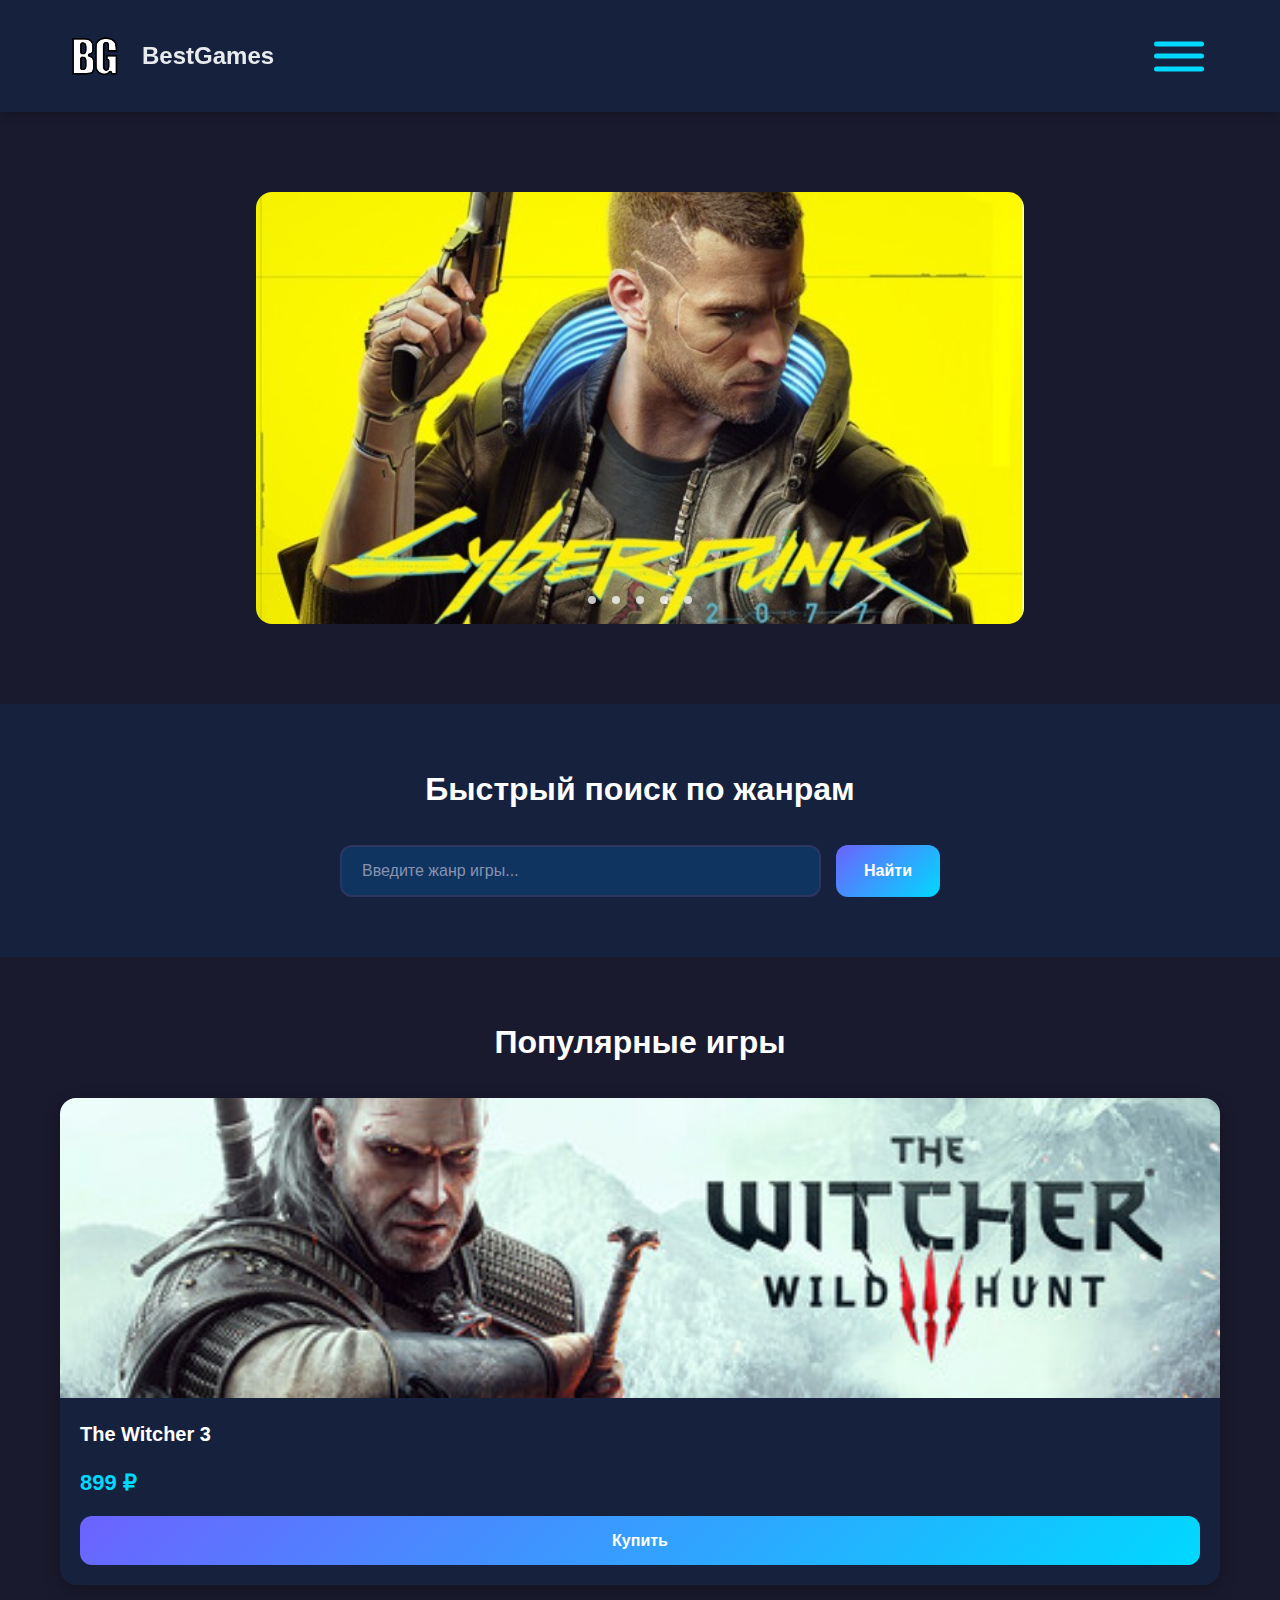
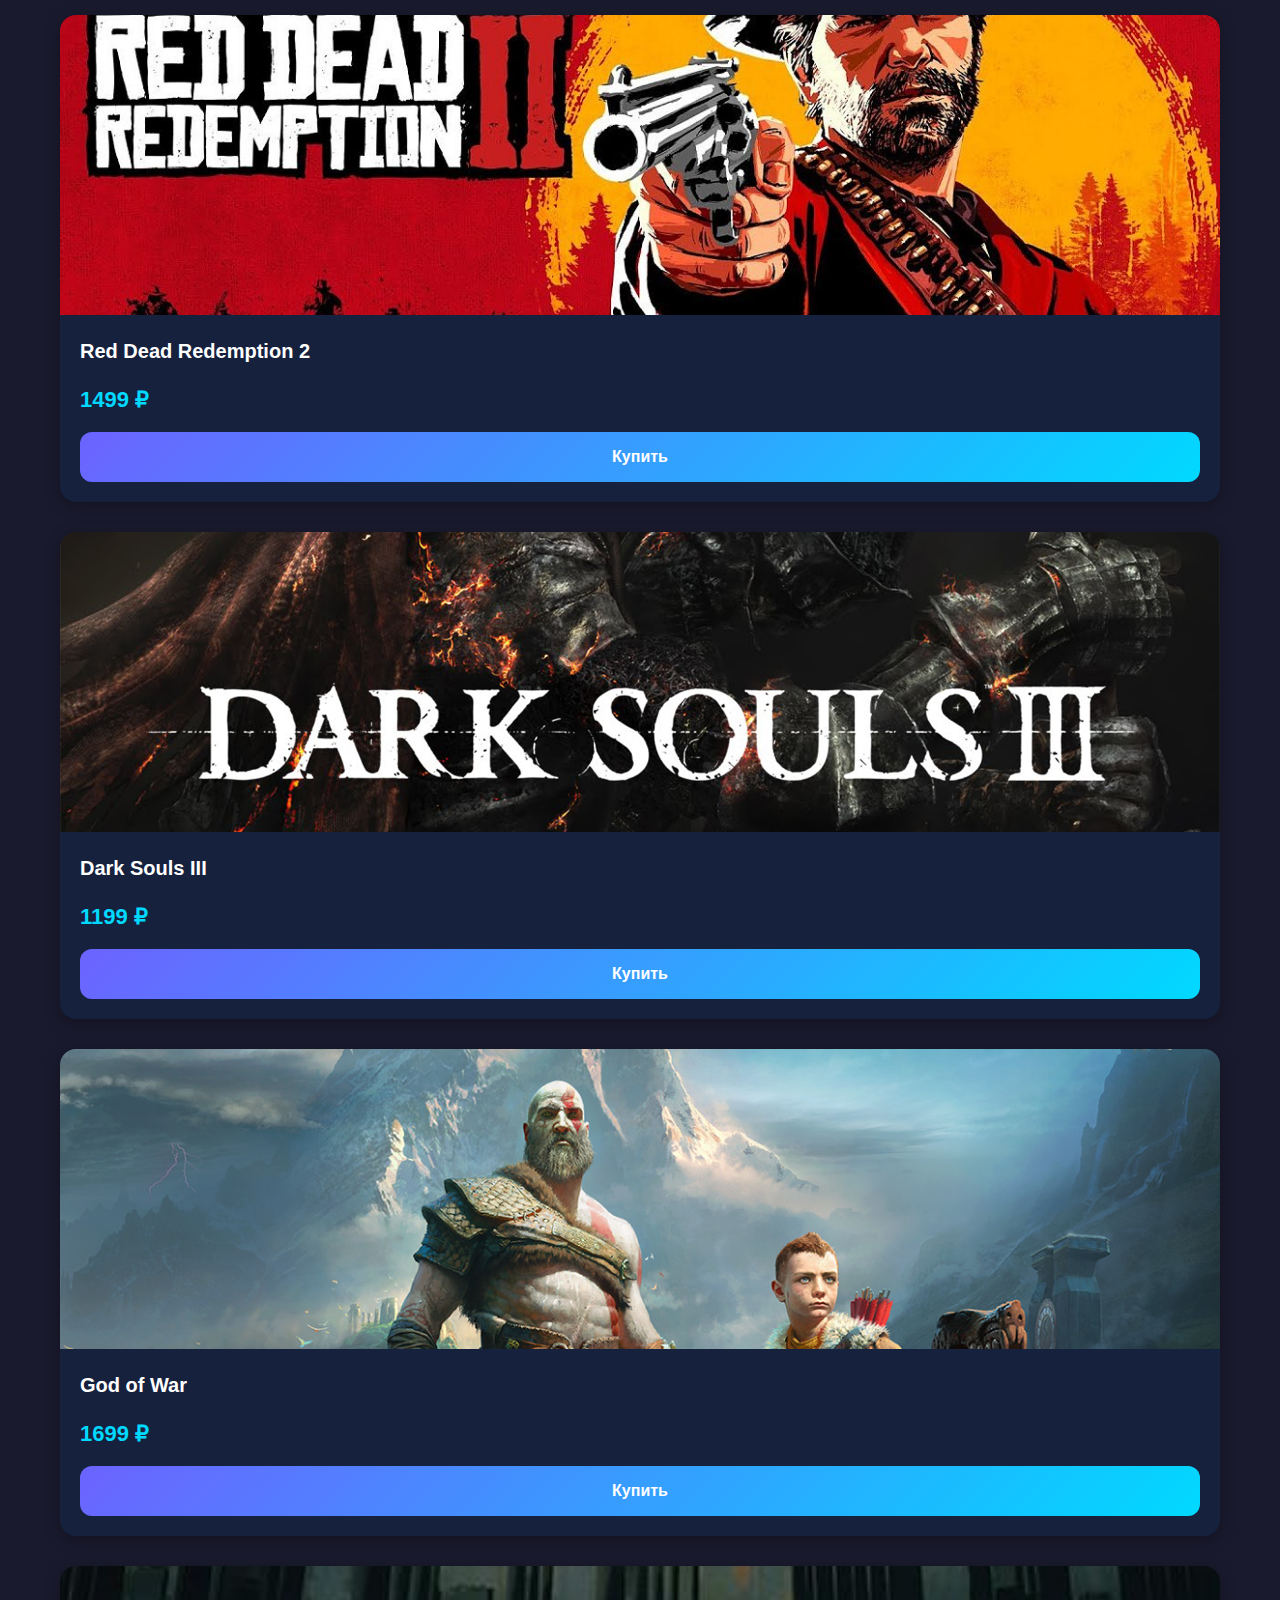
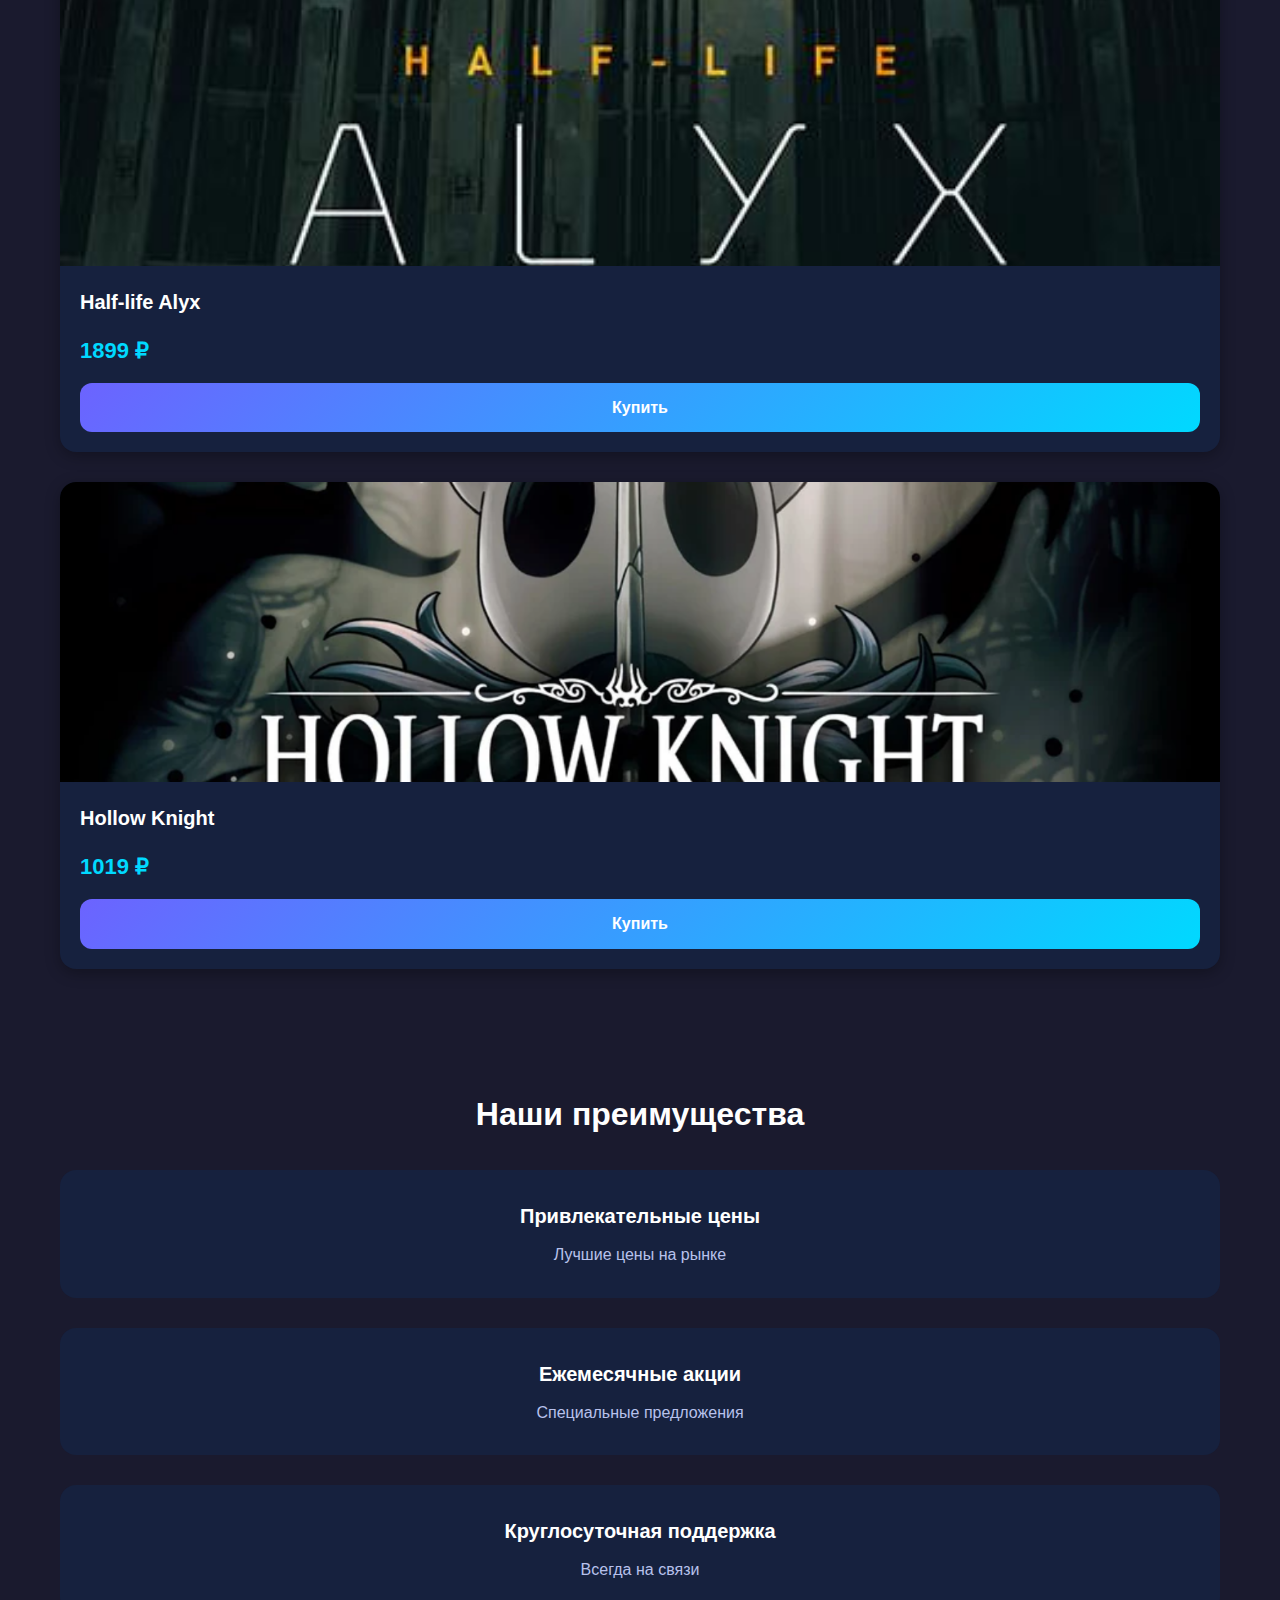
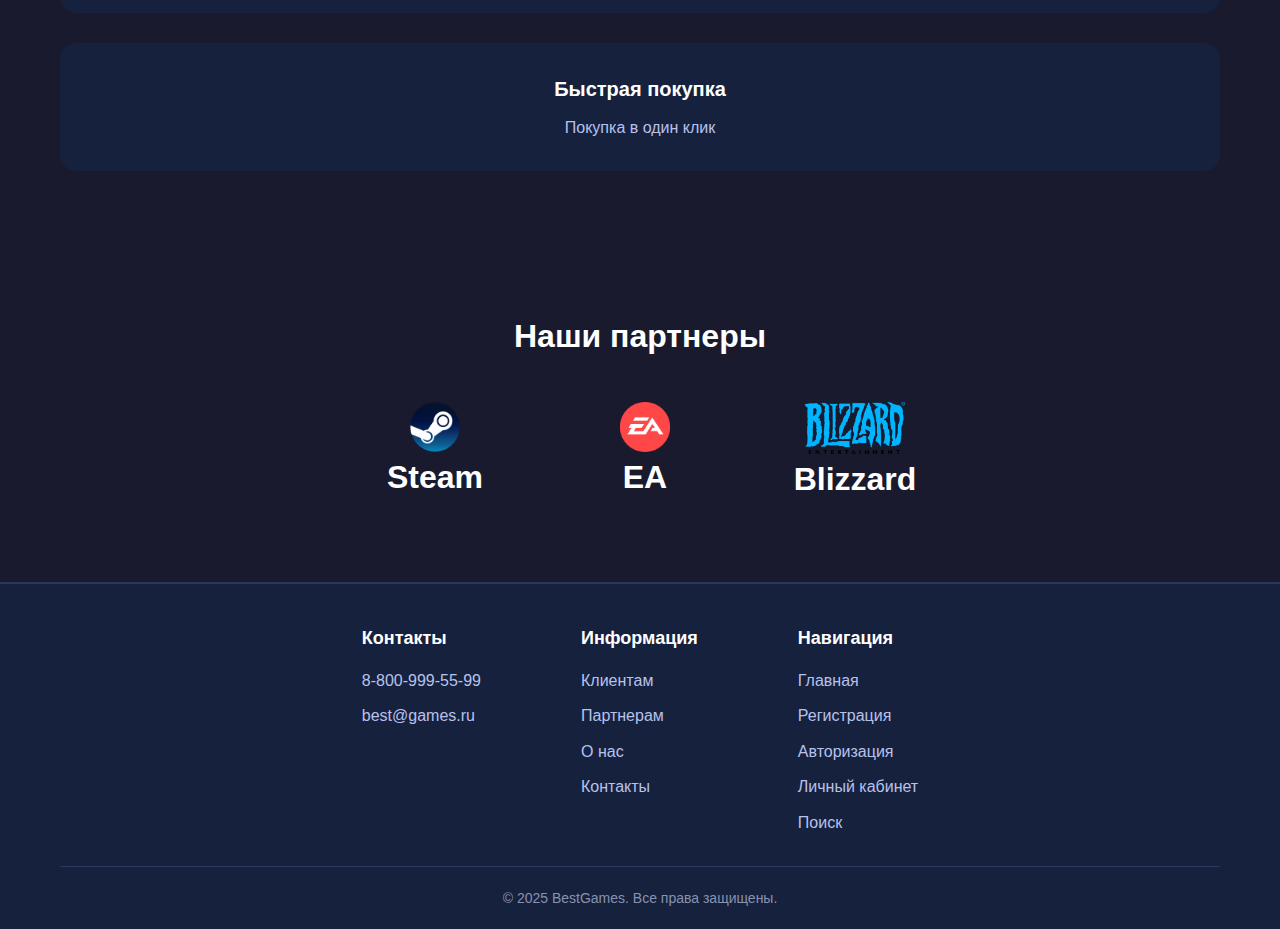
<file: index.html>
<!DOCTYPE html>
<html lang="ru">
<head>
    <meta charset="UTF-8"> 
    <meta name="viewport" content="width=device-width, initial-scale=1.0">
    <title>BestGames - Маркетплейс компьютерных игр</title>
    <link rel="stylesheet" href="css/style.css">
    
</head>
<body class="page page--dark-theme">
    <!-- Шапка сайта -->
    <header id="shapka" class="header">
        <div class="header__container">
            <!-- Логотип -->
            <a href="index.html" class="header__logo logo">
                
                <img class="logo__image" src="img/BG_logo.png" alt="logo" width="70px" height="70px">
                
                <span class="logo__text">BestGames</span>
            </a>

            <div class="off-screen-menu">
                <ul>
                    <a href="#shapka"><li>Главная</li></a>
                    <a href="/login.html"><li>Войти</li></a>
                    <a href="/register.html"><li>Регистрация</li></a>
                    <a href="#footer"><li>Контакты</li></a>
                    <a href="#footer"><li>О нас</li></a>
                </ul>
            </div>

            <nav>
                <div class="ham_menu">
                    <span></span>
                    <span></span>
                    <span></span>
                </div>
            </nav>
            


        
         
        </div>
    </header>

<script>
const hamMenu = document.querySelector('.ham_menu');

const offScreenMenu = document.querySelector('.off-screen-menu');

hamMenu.addEventListener('click' , () => {
    hamMenu.classList.toggle('active');
    offScreenMenu.classList.toggle('active');
} )
</script>
    
    <!-- Основной контент -->
    <main class="main">




        <!-- Слайдер с новинками -->
        <section class="container">
            <div class="swiper-wrapper">
                <div class="swiper">
                    <img id="slide-1" src="/img/cyber.jpg" alt="r">
                    <img id="slide-2" src="/img/rdr2.jpg" alt="t">
                    <img id="slide-3" src="/img/dark.png" alt="e">
                    <img id="slide-4" src="/img/god.png" alt="w">
                    <img id="slide-5" src="/img/hohol.png" alt="q">
                </div>


                <div class="swiper-nav">
                    <a href="#slide-1"></a>
                    <a href="#slide-2"></a>
                    <a href="#slide-3"></a>
                    <a href="#slide-4"></a>
                    <a href="#slide-5"></a>
                </div>
                
            </div>
        </section>
            

        <!-- Быстрый поиск -->
        <section class="search" id="search">
            <div class="search__container">
                <h2 class="search__title section-title">Быстрый поиск по жанрам</h2>
                <form class="search__form" action="#" method="get">
                    <input 
                        type="text" 
                        class="search__input" 
                        placeholder="Введите жанр игры..."
                        list="genres"
                    >
                    <datalist id="genres">
                        <option value="RPG">
                        <option value="Action">
                        <option value="Strategy">
                        <option value="Shooter">
                        <option value="Adventure">
                        <option value="Horror">
                        <option value="Racing">
                        <option value="Sports">
                    </datalist>
                    <button type="submit" class="search__button button">Найти</button>
                </form>
            </div>
        </section>



        <!-- Популярные игры -->
        <section class="popular">
            <div class="popular__container">
                <h2 class="popular__title section-title">Популярные игры</h2>
                <div class="popular__grid">
                    <!-- Карточка игры 1 -->
                    <article class="popular__card game-card">
                        <a href="catalog.html" class="game-card__link">
                            <div class="game-card__image-wrapper">
                                <img src="img/witcher.jpg" alt="The Witcher 3" class="game-card__image">
                            </div>
                            <div class="game-card__content">
                                <h3 class="game-card__name">The Witcher 3</h3>
                                <p class="game-card__price">899 ₽</p>
                                <span class="game-card__button button">Купить</span>
                            </div>
                        </a>
                    </article>

                    <!-- Карточка игры 2 -->
                    <article class="popular__card game-card">
                        <a href="catalog.html" class="game-card__link">
                            <div class="game-card__image-wrapper">
                                <img src="img/rdr2.jpg" alt="Red Dead Redemption 2" class="game-card__image">
                            </div>
                            <div class="game-card__content">
                                <h3 class="game-card__name">Red Dead Redemption 2</h3>
                                <div class="game-card__rating rating">
                                </div>
                                <p class="game-card__price">1499 ₽</p>
                                <span class="game-card__button button">Купить</span>
                            </div>
                        </a>
                    </article>

                    <!-- Карточка игры 3 -->
                    <article class="popular__card game-card">
                        <a href="catalog.html" class="game-card__link">
                            <div class="game-card__image-wrapper">
                                <img src= "img/dark.png" alt="Dark Souls III" class="game-card__image">
                            </div>
                            <div class="game-card__content">
                                <h3 class="game-card__name">Dark Souls III</h3>

                                <p class="game-card__price">1199 ₽</p>
                                <span class="game-card__button button">Купить</span>
                            </div>
                        </a>
                    </article>

                    <!-- Карточка игры 4 -->
                    <article class="popular__card game-card">
                        <a href="catalog.html" class="game-card__link">
                            <div class="game-card__image-wrapper">
                                <img src="img/god.png" alt="God of War" class="game-card__image">
                            </div>
                            <div class="game-card__content">
                                <h3 class="game-card__name">God of War</h3>

                                <div class="game-card__rating rating">

                                </div>
                                <p class="game-card__price">1699 ₽</p>
                                <span class="game-card__button button">Купить</span>
                            </div>
                        </a>
                    </article>

                    <article class="popular__card game-card">
                        <a href="catalog.html" class="game-card__link">
                            <div class="game-card__image-wrapper">
                                <img src="img/hla.jpg" alt="God of War" class="game-card__image">
                            </div>
                            <div class="game-card__content">
                                <h3 class="game-card__name">Half-life Alyx</h3>

                                <div class="game-card__rating rating">

                                </div>
                                <p class="game-card__price">1899 ₽</p>
                                <span class="game-card__button button">Купить</span>
                            </div>
                        </a>
                    </article>

                    <article class="popular__card game-card">
                        <a href="catalog.html" class="game-card__link">
                            <div class="game-card__image-wrapper">
                                <img src="img/hohol.png" alt="God of War" class="game-card__image">
                            </div>
                            <div class="game-card__content">
                                <h3 class="game-card__name">Hollow Knight</h3>

                                <div class="game-card__rating rating">

                                </div>
                                <p class="game-card__price">1019 ₽</p>
                                <span class="game-card__button button">Купить</span>
                            </div>
                        </a>
                    </article>
                   
                </div>
            </div>
        </section>


                <!-- Преимущества -->
        <section class="advantages">
            <div class="advantages__container">
                <h2 class="advantages__title section-title">Наши преимущества</h2>
                <ul class="advantages__list">
                    <li class="advantages__item advantage">
                        <div class="advantage__icon">
                            
                        </div>
                        <h3 class="advantage__title">Привлекательные цены</h3>
                        <p class="advantage__text">Лучшие цены на рынке</p>
                    </li>

                    <li class="advantages__item advantage">
                        <div class="advantage__icon">
                         
                        </div>
                        <h3 class="advantage__title">Ежемесячные акции</h3>
                        <p class="advantage__text">Специальные предложения</p>
                    </li>

                    <li class="advantages__item advantage">
                        <div class="advantage__icon">
                         
                        </div>
                        <h3 class="advantage__title">Круглосуточная поддержка</h3>
                        <p class="advantage__text">Всегда на связи</p>
                    </li>

                    <li class="advantages__item advantage">
                        <div class="advantage__icon">
                       
                        </div>
                        <h3 class="advantage__title">Быстрая покупка</h3>
                        <p class="advantage__text">Покупка в один клик</p>
                    </li>
                </ul>
            </div>
        </section>

        <!-- Партнеры -->
        <section class="partners">
            <div class="partners__container">
                <h2 class="partners__title section-title">Наши партнеры</h2>
                <div class="partners__grid">
                    <div class="partners__item">
                        <img class="image_partners_place" src="img/steam.png" alt="steam" width="50px" height="50px" > 
                        <h1 class="partners_text" >Steam</h1>
                    </div>


                <div class="partners__grid">
                    <div class="partners__item">
                        <img class="image_partners_place" src="img/ea.png" alt="ea" width="50px" height="50px"> 
                        <h1 class="partners_text">EA</h1>
                    </div>
                    
                <div class="partners__grid">
                    <div class="partners__item">
                        <img class="image_partners_place" src="img/bliz.png" alt="Blizzard" width="100px" height="50px" > 
                        <h1 class="partners_text">Blizzard</h1>
                    </div>
                    
            </div>
        </section>

        
    </main>

    <!-- Подвал -->
    <footer id="footer" class="footer">
        <div class="footer__container">
            <div class="footer__grid">
                <!-- Контакты -->
                <div class="footer__column">
                    <h3 class="footer__title">Контакты</h3>
                    <ul class="footer__list">
                        <li class="footer__item">
                            <a href="tel:88009995599" class="footer__link">8-800-999-55-99</a>
                        </li>
                        <li class="footer__item">
                            <a href="mailto:best@games.ru" class="footer__link">best@games.ru</a>
                        </li>
                    </ul>
                </div>

                <!-- Информация -->
                <div class="footer__column">
                    <h3 class="footer__title">Информация</h3>
                    <ul class="footer__list">
                        <li class="footer__item">
                            <a href="#" class="footer__link">Клиентам</a>
                        </li>
                        <li class="footer__item">
                            <a href="#" class="footer__link">Партнерам</a>
                        </li>
                        <li class="footer__item">
                            <a href="#" class="footer__link">О нас</a>
                        </li>
                        <li class="footer__item">
                            <a href="#" class="footer__link">Контакты</a>
                        </li>
                    </ul>
                </div>

                <!-- Навигация -->
                <div class="footer__column">
                    <h3 class="footer__title">Навигация</h3>
                    <ul class="footer__list">
                        <li class="footer__item">
                            <a href="index.html" class="footer__link">Главная</a>
                        </li>
                        <li class="footer__item">
                            <a href="register.html" class="footer__link">Регистрация</a>
                        </li>
                        <li class="footer__item">
                            <a href="login.html" class="footer__link">Авторизация</a>
                        </li>
                        <li class="footer__item">
                            <a href="profile.html" class="footer__link">Личный кабинет</a>
                        </li>
                        <li class="footer__item">
                            <a href="#search" class="footer__link">Поиск</a>
                        </li>
                    </ul>
                </div>
            </div>

            <div class="footer__bottom">
                <p class="footer__copyright">© 2025 BestGames. Все права защищены.</p>
            </div>
        </div>
    </footer>


</body>
</html>
</file>
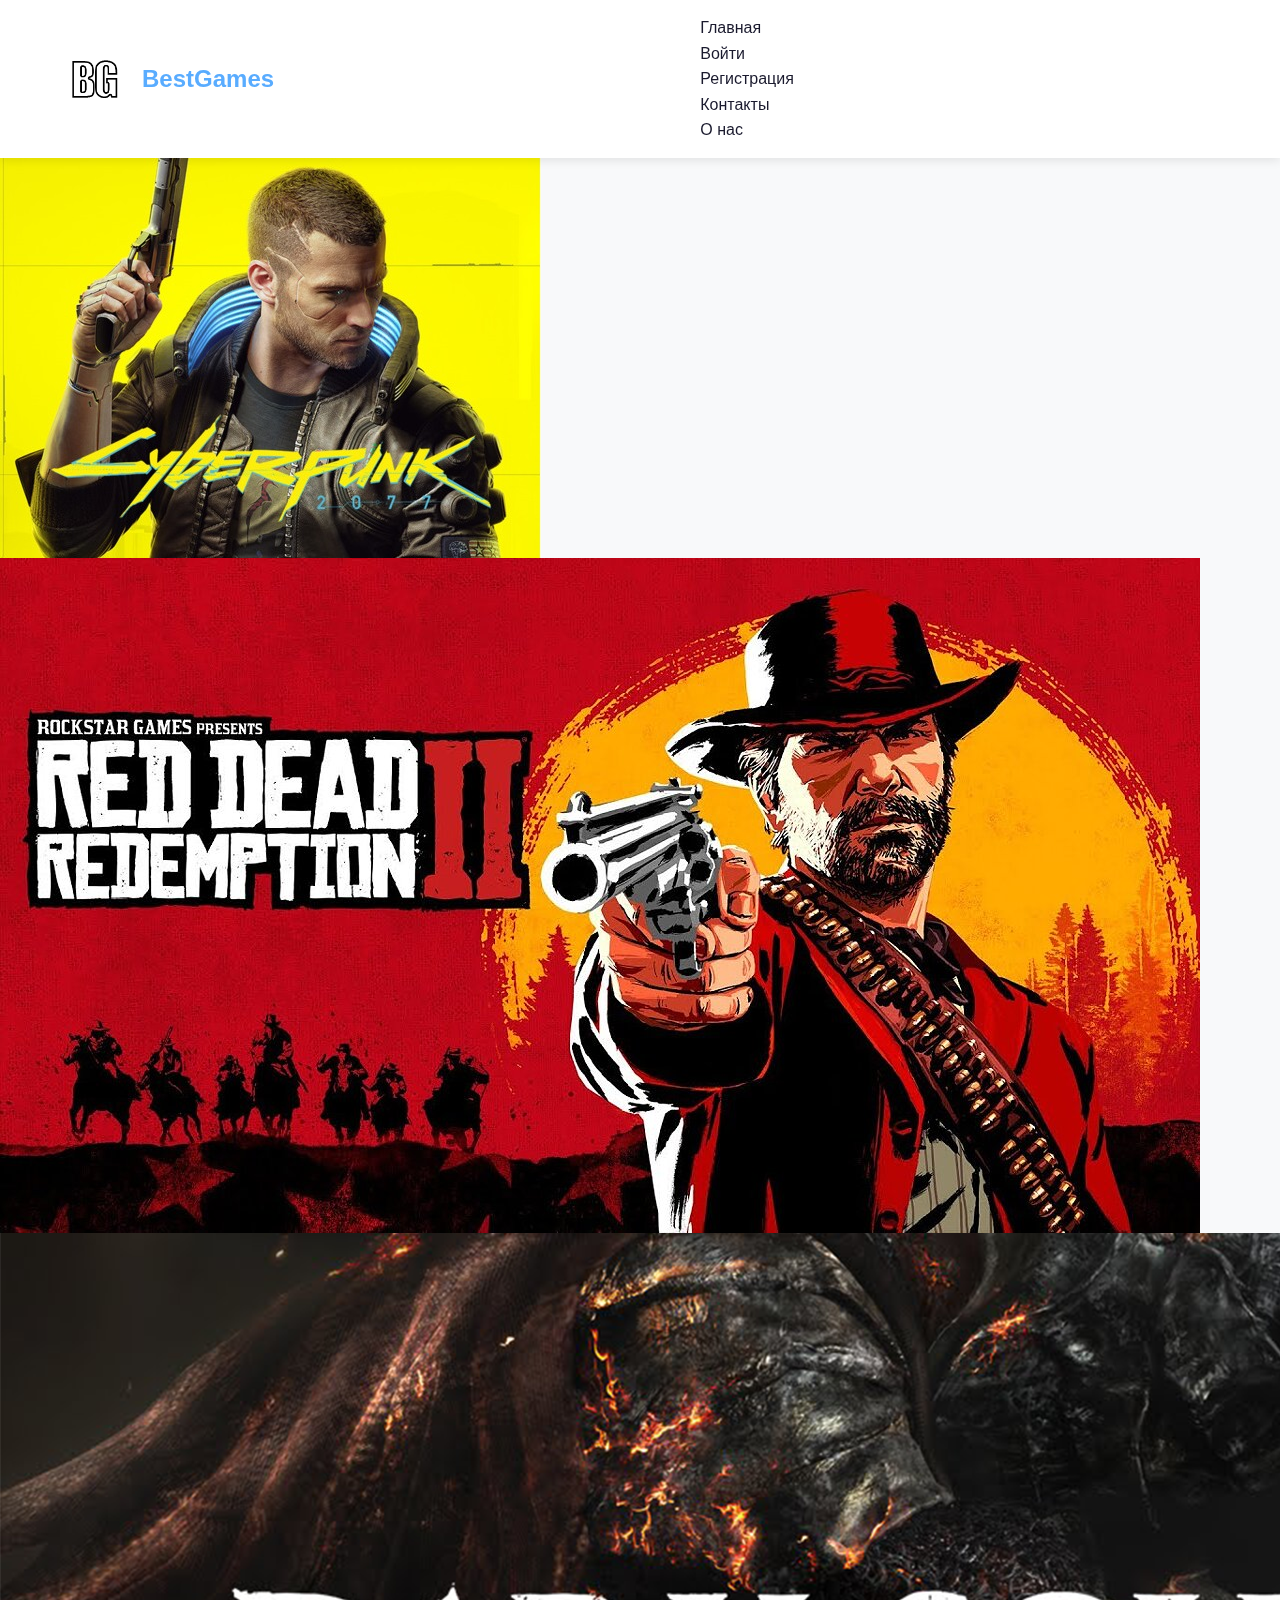
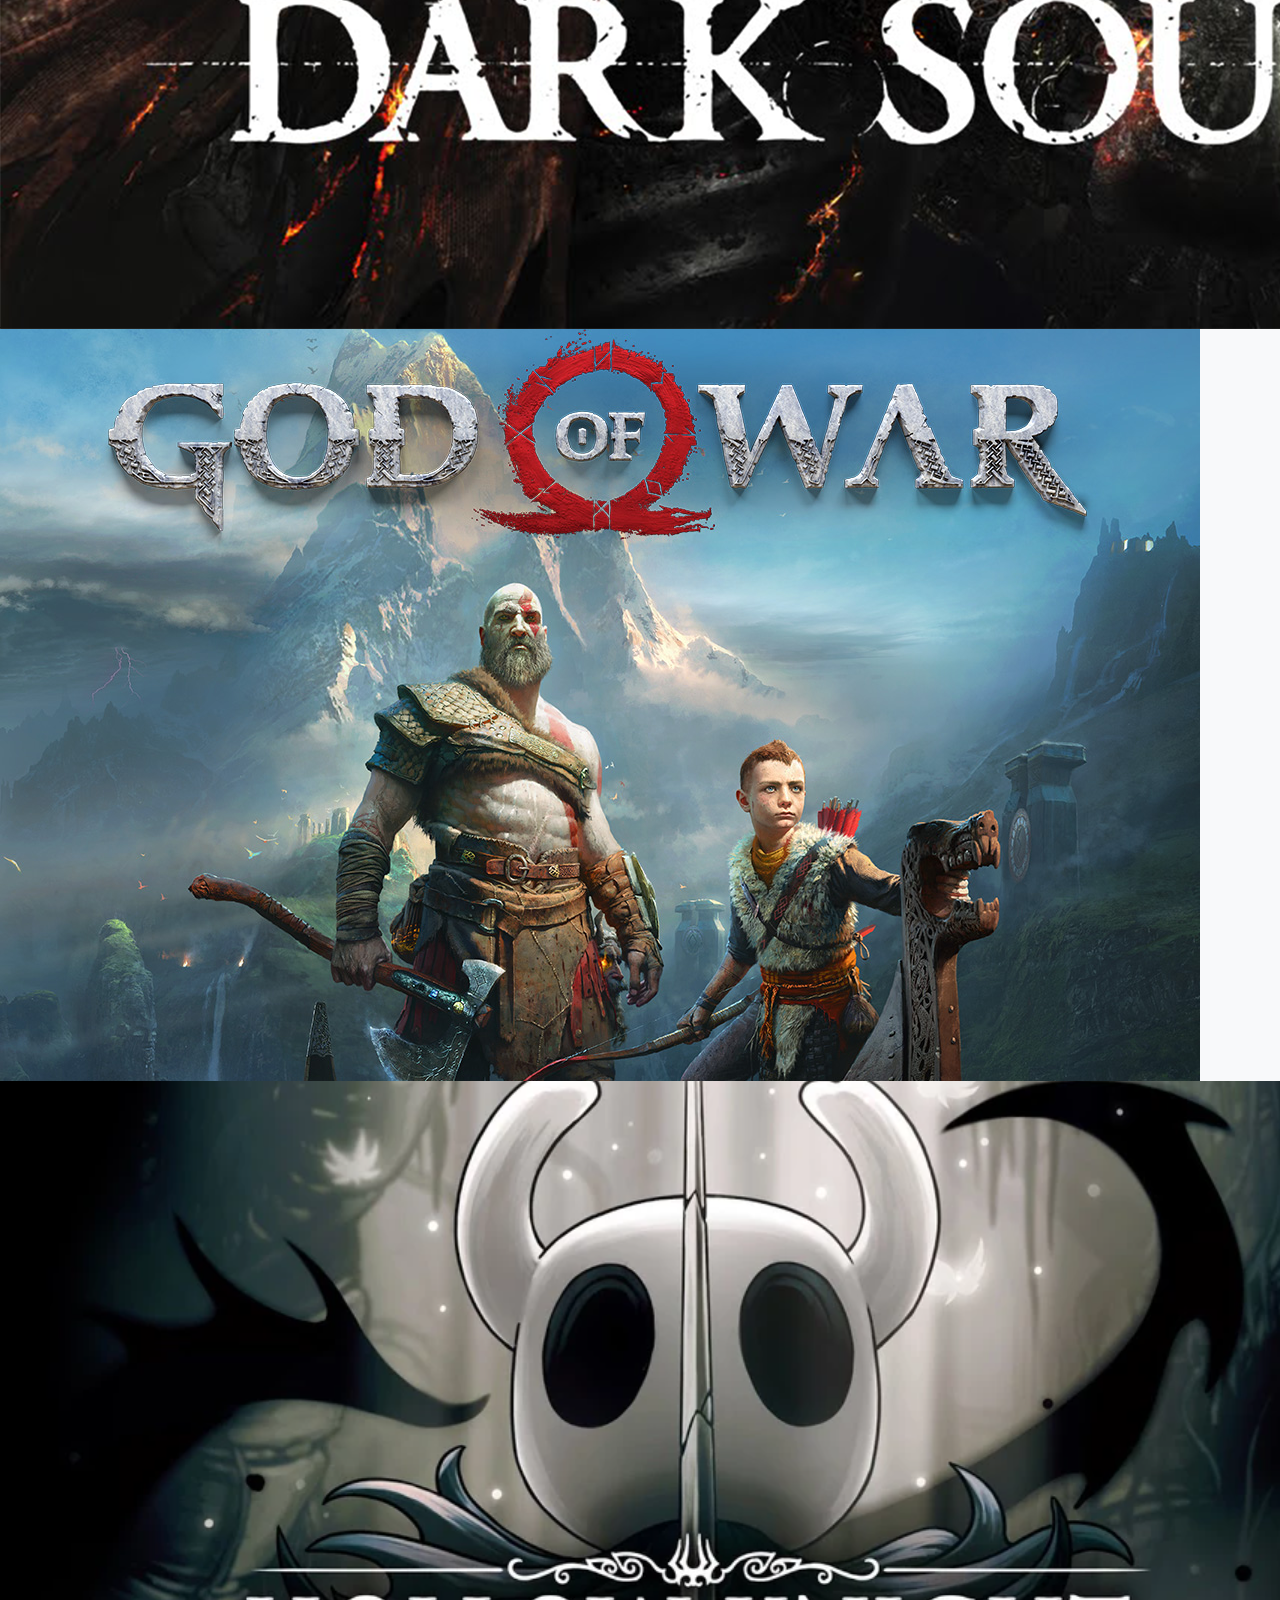
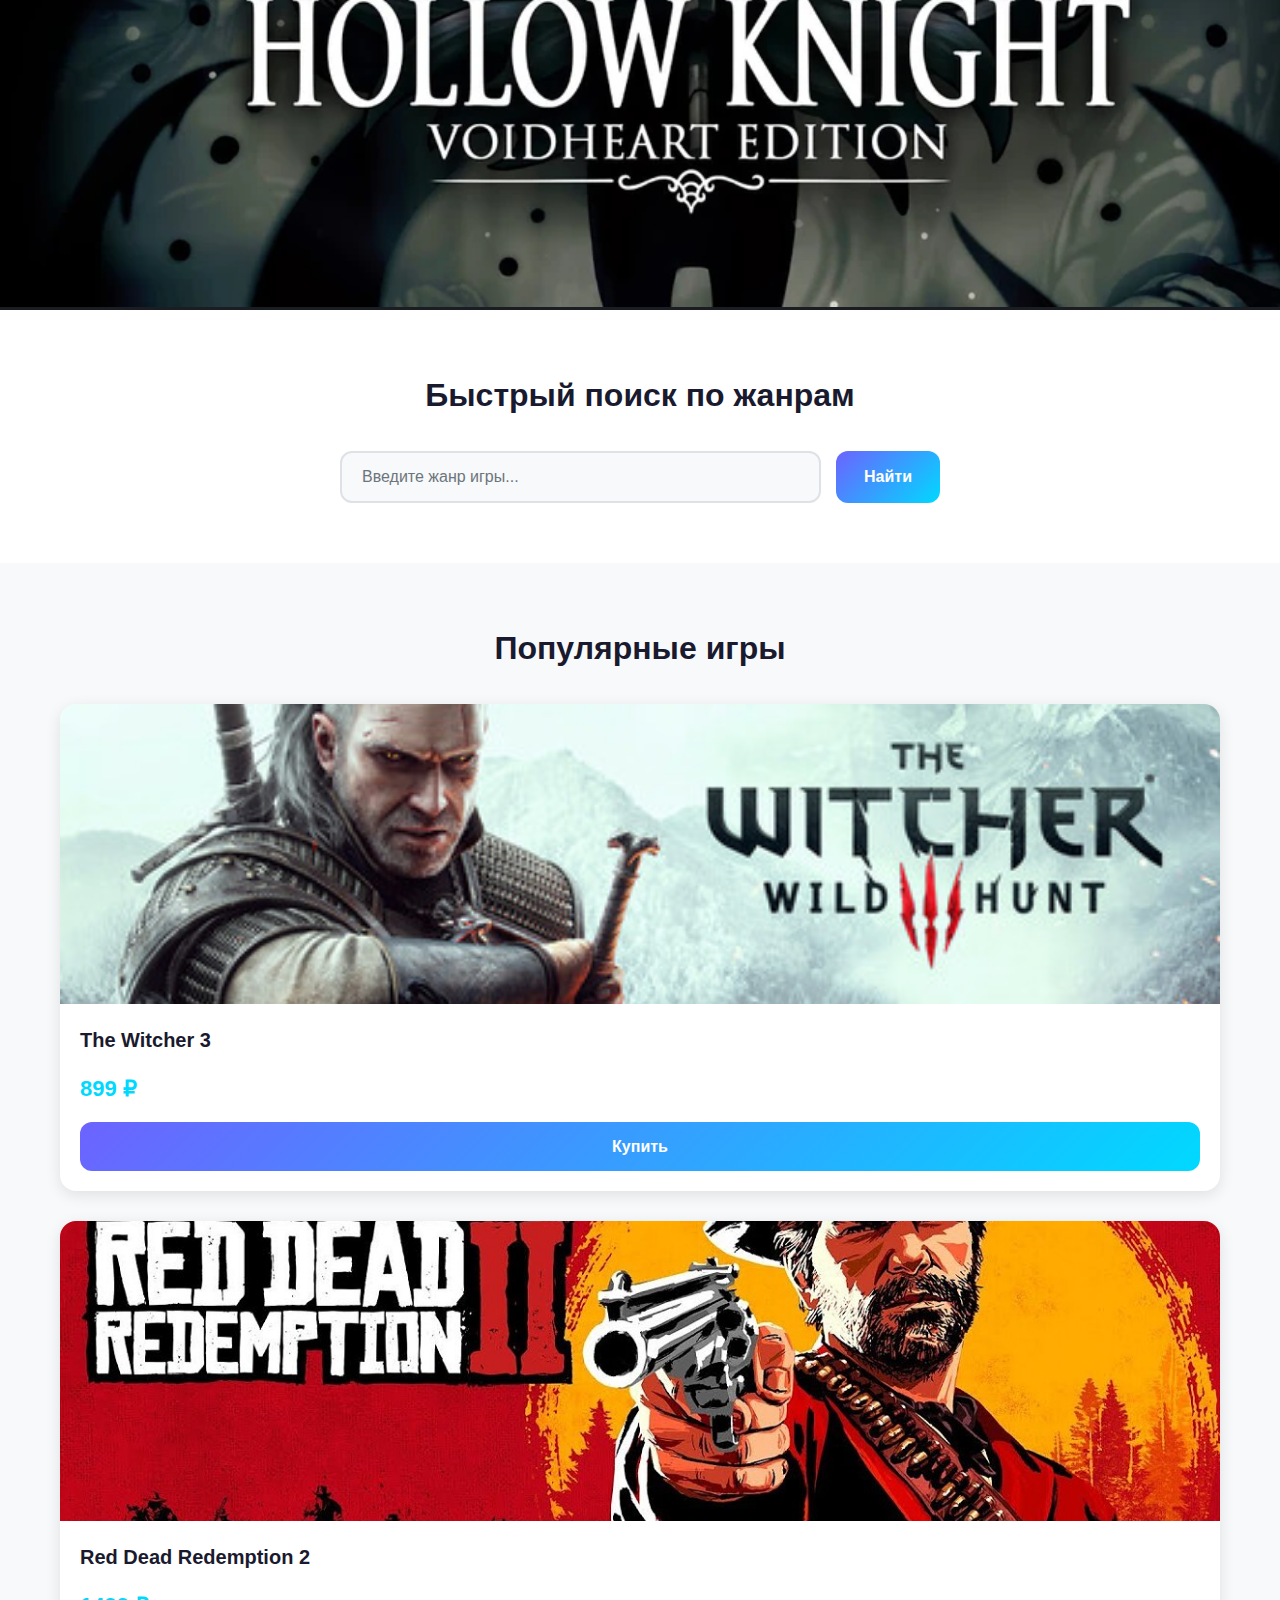
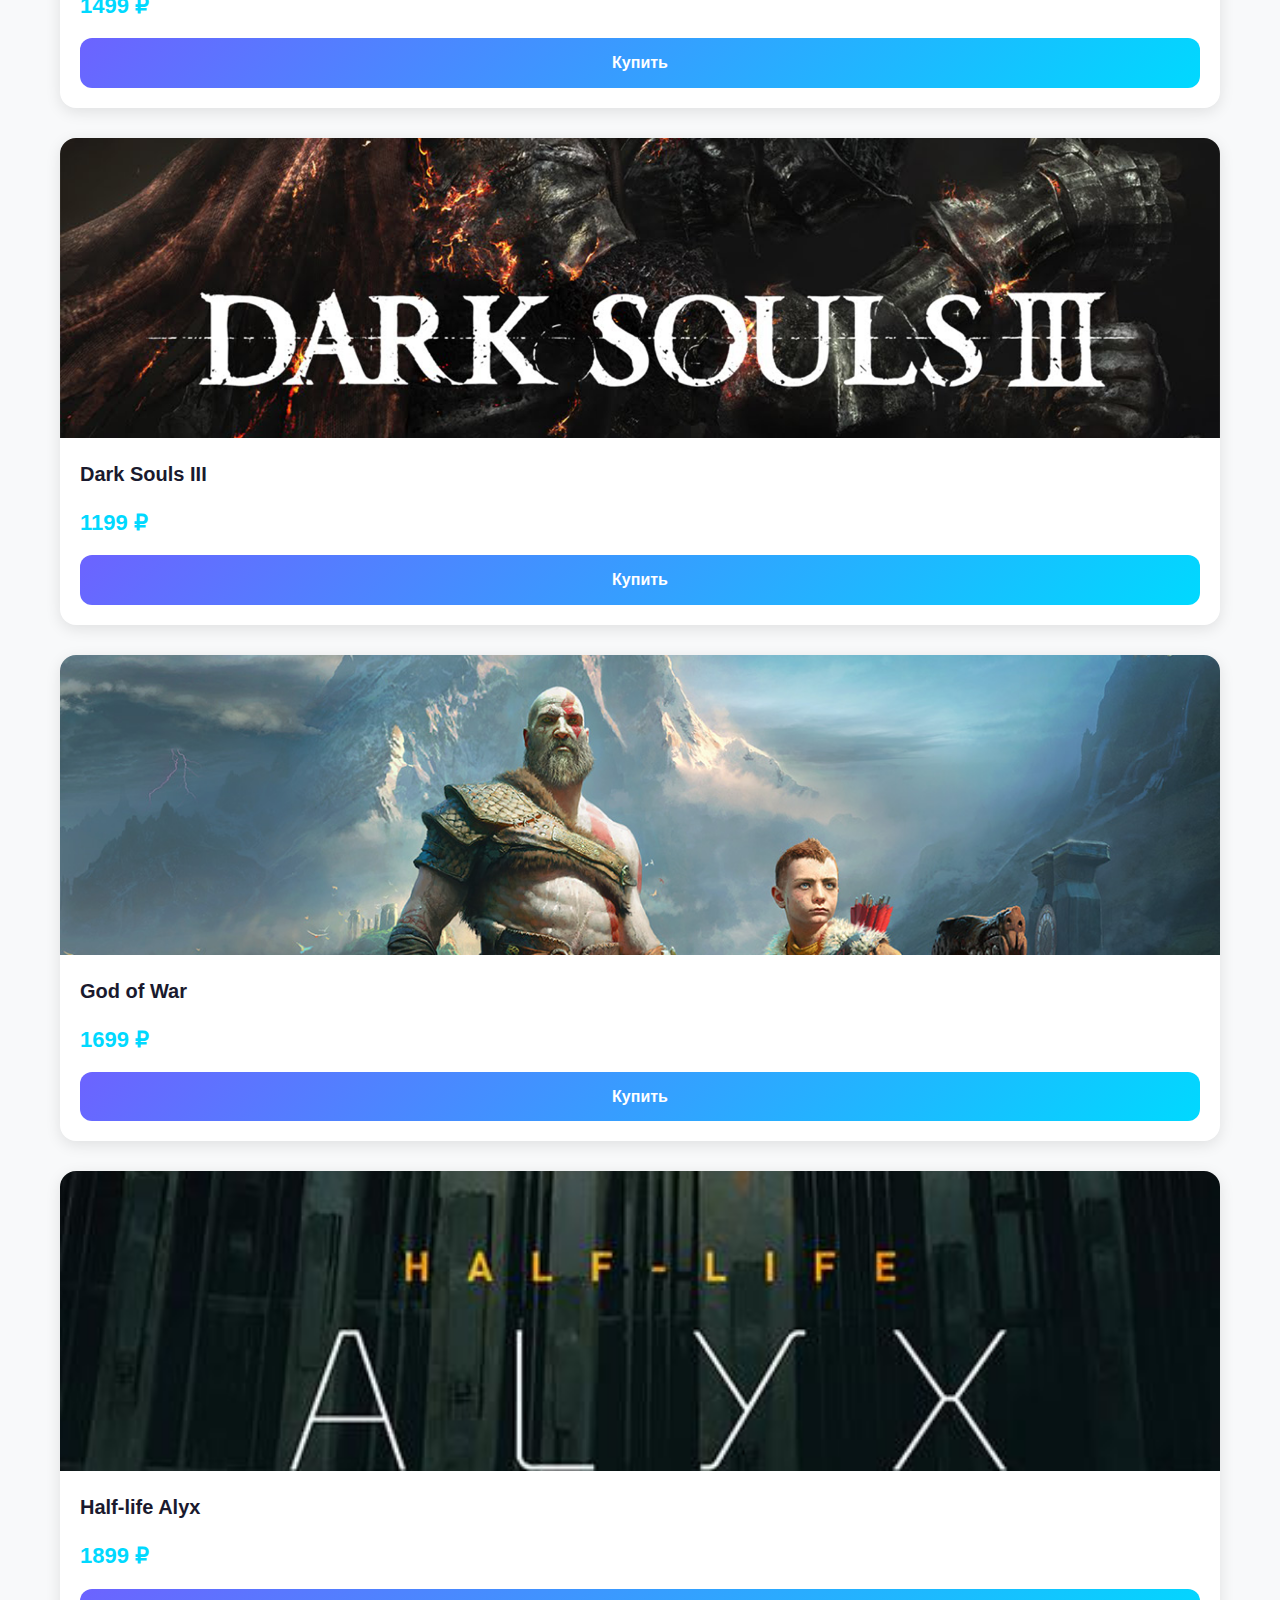
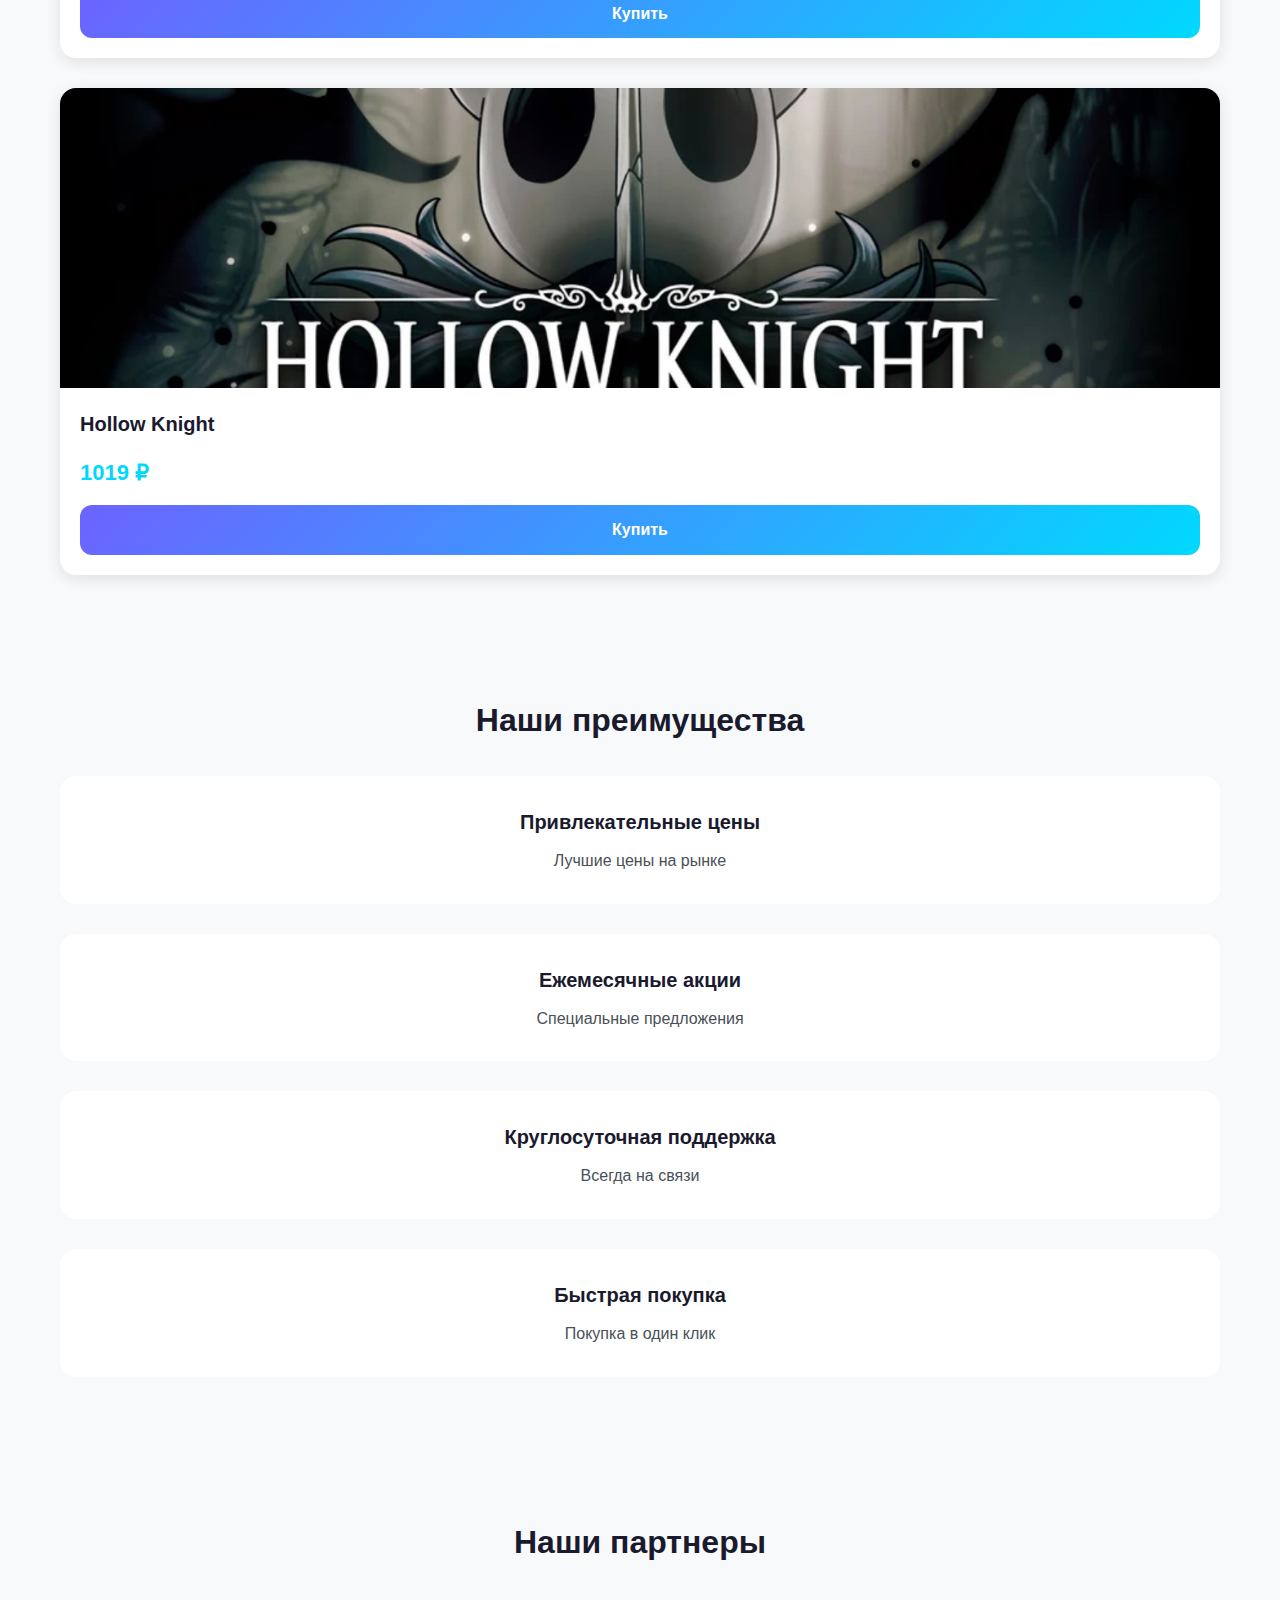
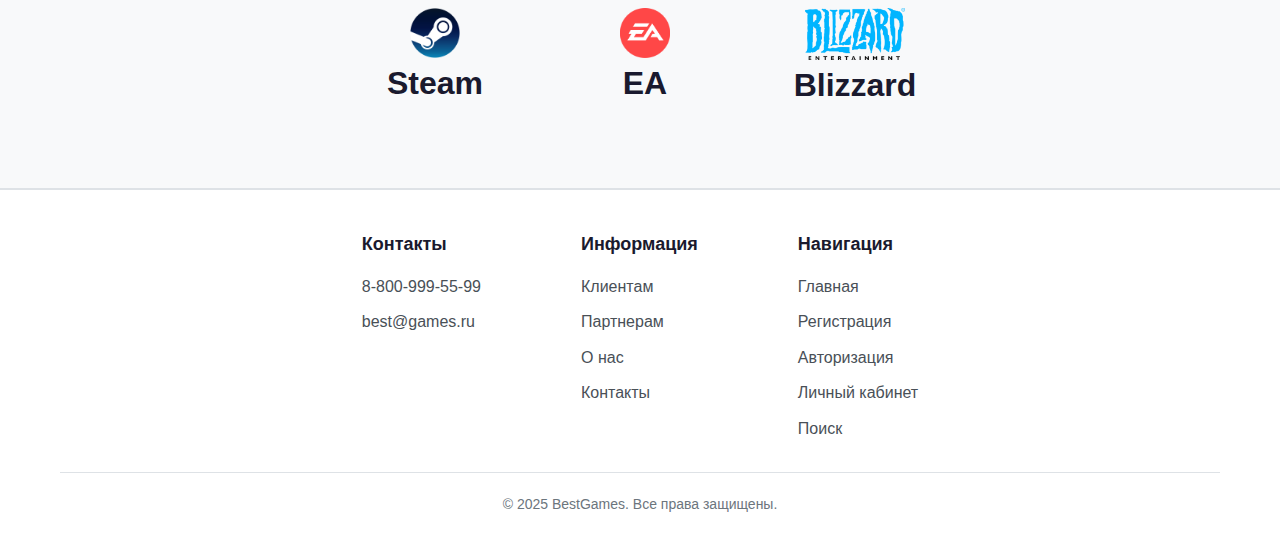
<file: index_light.html>
<!DOCTYPE html>
<html lang="ru">
<head>
    <meta charset="UTF-8"> 
    <meta name="viewport" content="width=device-width, initial-scale=1.0">
    <title>BestGames - Маркетплейс компьютерных игр</title>
    <link rel="stylesheet" href="css/style_light.css">
    
</head>
<body class="page page--dark-theme">
    <!-- Шапка сайта -->
    <header id="shapka" class="header">
        <div class="header__container">
            <!-- Логотип -->
            <a href="index.html" class="header__logo logo">
                
                <img class="logo__image" src="img/BG_logo.png" alt="logo" width="70px" height="70px">
                
                <span class="logo__text">BestGames</span>
            </a>

            <div class="off-screen-menu">
                <ul>
                    <a href="#shapka"><li>Главная</li></a>
                    <a href="/login.html"><li>Войти</li></a>
                    <a href="/register.html"><li>Регистрация</li></a>
                    <a href="#footer"><li>Контакты</li></a>
                    <a href="#footer"><li>О нас</li></a>
                </ul>
            </div>

            <nav>
                <div class="ham_menu">
                    <span></span>
                    <span></span>
                    <span></span>
                </div>
            </nav>
            


        
         
        </div>
    </header>

<script>
const hamMenu = document.querySelector('.ham_menu');

const offScreenMenu = document.querySelector('.off-screen-menu');

hamMenu.addEventListener('click' , () => {
    hamMenu.classList.toggle('active');
    offScreenMenu.classList.toggle('active');
} )
</script>
    
    <!-- Основной контент -->
    <main class="main">




        <!-- Слайдер с новинками -->
        <section class="container">
            <div class="swiper-wrapper">
                <div class="swiper">
                    <img id="slide-1" src="/img/cyber.jpg" alt="r">
                    <img id="slide-2" src="/img/rdr2.jpg" alt="t">
                    <img id="slide-3" src="/img/dark.png" alt="e">
                    <img id="slide-4" src="/img/god.png" alt="w">
                    <img id="slide-5" src="/img/hohol.png" alt="q">
                </div>


                <div class="swiper-nav">
                    <a href="#slide-1"></a>
                    <a href="#slide-2"></a>
                    <a href="#slide-3"></a>
                    <a href="#slide-4"></a>
                    <a href="#slide-5"></a>
                </div>
                
            </div>
        </section>
            

        <!-- Быстрый поиск -->
        <section class="search" id="search">
            <div class="search__container">
                <h2 class="search__title section-title">Быстрый поиск по жанрам</h2>
                <form class="search__form" action="#" method="get">
                    <input 
                        type="text" 
                        class="search__input" 
                        placeholder="Введите жанр игры..."
                        list="genres"
                    >
                    <datalist id="genres">
                        <option value="RPG">
                        <option value="Action">
                        <option value="Strategy">
                        <option value="Shooter">
                        <option value="Adventure">
                        <option value="Horror">
                        <option value="Racing">
                        <option value="Sports">
                    </datalist>
                    <button type="submit" class="search__button button">Найти</button>
                </form>
            </div>
        </section>



        <!-- Популярные игры -->
        <section class="popular">
            <div class="popular__container">
                <h2 class="popular__title section-title">Популярные игры</h2>
                <div class="popular__grid">
                    <!-- Карточка игры 1 -->
                    <article class="popular__card game-card">
                        <a href="catalog.html" class="game-card__link">
                            <div class="game-card__image-wrapper">
                                <img src="img/witcher.jpg" alt="The Witcher 3" class="game-card__image">
                            </div>
                            <div class="game-card__content">
                                <h3 class="game-card__name">The Witcher 3</h3>
                                <p class="game-card__price">899 ₽</p>
                                <span class="game-card__button button">Купить</span>
                            </div>
                        </a>
                    </article>

                    <!-- Карточка игры 2 -->
                    <article class="popular__card game-card">
                        <a href="catalog.html" class="game-card__link">
                            <div class="game-card__image-wrapper">
                                <img src="img/rdr2.jpg" alt="Red Dead Redemption 2" class="game-card__image">
                            </div>
                            <div class="game-card__content">
                                <h3 class="game-card__name">Red Dead Redemption 2</h3>
                                <div class="game-card__rating rating">
                                </div>
                                <p class="game-card__price">1499 ₽</p>
                                <span class="game-card__button button">Купить</span>
                            </div>
                        </a>
                    </article>

                    <!-- Карточка игры 3 -->
                    <article class="popular__card game-card">
                        <a href="catalog.html" class="game-card__link">
                            <div class="game-card__image-wrapper">
                                <img src= "img/dark.png" alt="Dark Souls III" class="game-card__image">
                            </div>
                            <div class="game-card__content">
                                <h3 class="game-card__name">Dark Souls III</h3>

                                <p class="game-card__price">1199 ₽</p>
                                <span class="game-card__button button">Купить</span>
                            </div>
                        </a>
                    </article>

                    <!-- Карточка игры 4 -->
                    <article class="popular__card game-card">
                        <a href="catalog.html" class="game-card__link">
                            <div class="game-card__image-wrapper">
                                <img src="img/god.png" alt="God of War" class="game-card__image">
                            </div>
                            <div class="game-card__content">
                                <h3 class="game-card__name">God of War</h3>

                                <div class="game-card__rating rating">

                                </div>
                                <p class="game-card__price">1699 ₽</p>
                                <span class="game-card__button button">Купить</span>
                            </div>
                        </a>
                    </article>

                    <article class="popular__card game-card">
                        <a href="catalog.html" class="game-card__link">
                            <div class="game-card__image-wrapper">
                                <img src="img/hla.jpg" alt="God of War" class="game-card__image">
                            </div>
                            <div class="game-card__content">
                                <h3 class="game-card__name">Half-life Alyx</h3>

                                <div class="game-card__rating rating">

                                </div>
                                <p class="game-card__price">1899 ₽</p>
                                <span class="game-card__button button">Купить</span>
                            </div>
                        </a>
                    </article>

                    <article class="popular__card game-card">
                        <a href="catalog.html" class="game-card__link">
                            <div class="game-card__image-wrapper">
                                <img src="img/hohol.png" alt="God of War" class="game-card__image">
                            </div>
                            <div class="game-card__content">
                                <h3 class="game-card__name">Hollow Knight</h3>

                                <div class="game-card__rating rating">

                                </div>
                                <p class="game-card__price">1019 ₽</p>
                                <span class="game-card__button button">Купить</span>
                            </div>
                        </a>
                    </article>
                   
                </div>
            </div>
        </section>


                <!-- Преимущества -->
        <section class="advantages">
            <div class="advantages__container">
                <h2 class="advantages__title section-title">Наши преимущества</h2>
                <ul class="advantages__list">
                    <li class="advantages__item advantage">
                        <div class="advantage__icon">
                            
                        </div>
                        <h3 class="advantage__title">Привлекательные цены</h3>
                        <p class="advantage__text">Лучшие цены на рынке</p>
                    </li>

                    <li class="advantages__item advantage">
                        <div class="advantage__icon">
                         
                        </div>
                        <h3 class="advantage__title">Ежемесячные акции</h3>
                        <p class="advantage__text">Специальные предложения</p>
                    </li>

                    <li class="advantages__item advantage">
                        <div class="advantage__icon">
                         
                        </div>
                        <h3 class="advantage__title">Круглосуточная поддержка</h3>
                        <p class="advantage__text">Всегда на связи</p>
                    </li>

                    <li class="advantages__item advantage">
                        <div class="advantage__icon">
                       
                        </div>
                        <h3 class="advantage__title">Быстрая покупка</h3>
                        <p class="advantage__text">Покупка в один клик</p>
                    </li>
                </ul>
            </div>
        </section>

        <!-- Партнеры -->
        <section class="partners">
            <div class="partners__container">
                <h2 class="partners__title section-title">Наши партнеры</h2>
                <div class="partners__grid">
                    <div class="partners__item">
                        <img class="image_partners_place" src="img/steam.png" alt="steam" width="50px" height="50px" > 
                        <h1 class="partners_text" >Steam</h1>
                    </div>


                <div class="partners__grid">
                    <div class="partners__item">
                        <img class="image_partners_place" src="img/ea.png" alt="ea" width="50px" height="50px"> 
                        <h1 class="partners_text">EA</h1>
                    </div>
                    
                <div class="partners__grid">
                    <div class="partners__item">
                        <img class="image_partners_place" src="img/bliz.png" alt="Blizzard" width="100px" height="50px" > 
                        <h1 class="partners_text">Blizzard</h1>
                    </div>
                    
            </div>
        </section>

        
    </main>

    <!-- Подвал -->
    <footer id="footer" class="footer">
        <div class="footer__container">
            <div class="footer__grid">
                <!-- Контакты -->
                <div class="footer__column">
                    <h3 class="footer__title">Контакты</h3>
                    <ul class="footer__list">
                        <li class="footer__item">
                            <a href="tel:88009995599" class="footer__link">8-800-999-55-99</a>
                        </li>
                        <li class="footer__item">
                            <a href="mailto:best@games.ru" class="footer__link">best@games.ru</a>
                        </li>
                    </ul>
                </div>

                <!-- Информация -->
                <div class="footer__column">
                    <h3 class="footer__title">Информация</h3>
                    <ul class="footer__list">
                        <li class="footer__item">
                            <a href="#" class="footer__link">Клиентам</a>
                        </li>
                        <li class="footer__item">
                            <a href="#" class="footer__link">Партнерам</a>
                        </li>
                        <li class="footer__item">
                            <a href="#" class="footer__link">О нас</a>
                        </li>
                        <li class="footer__item">
                            <a href="#" class="footer__link">Контакты</a>
                        </li>
                    </ul>
                </div>

                <!-- Навигация -->
                <div class="footer__column">
                    <h3 class="footer__title">Навигация</h3>
                    <ul class="footer__list">
                        <li class="footer__item">
                            <a href="index.html" class="footer__link">Главная</a>
                        </li>
                        <li class="footer__item">
                            <a href="register.html" class="footer__link">Регистрация</a>
                        </li>
                        <li class="footer__item">
                            <a href="login.html" class="footer__link">Авторизация</a>
                        </li>
                        <li class="footer__item">
                            <a href="profile.html" class="footer__link">Личный кабинет</a>
                        </li>
                        <li class="footer__item">
                            <a href="#search" class="footer__link">Поиск</a>
                        </li>
                    </ul>
                </div>
            </div>

            <div class="footer__bottom">
                <p class="footer__copyright">© 2025 BestGames. Все права защищены.</p>
            </div>
        </div>
    </footer>


</body>
</html>
</file>
<file: css/style.css>
/* ===========================
   БАЗОВЫЕ СТИЛИ И СБРОС
   =========================== */

* {
    margin: 0;
    padding: 0;
    box-sizing: border-box;
}

html {
    scroll-behavior: smooth;
}

body {
    font-family: 'Roboto', 'Segoe UI', Arial, sans-serif;
    line-height: 1.6;
    font-size: 16px;
}

img {
    
    height: auto;
    display: block;
}

a {
    text-decoration: none;
    color: inherit;
}

button {
    border: none;
    background: none;
    cursor: pointer;
    font-family: inherit;
}

ul, ol {
    list-style: none;
}

input, textarea, select {
    font-family: inherit;
    font-size: inherit;
}

/* ===========================
   ЦВЕТОВЫЕ ПЕРЕМЕННЫЕ
   =========================== */

.page--dark-theme {
    --bg-primary: #1a1a2e;
    --bg-secondary: #16213e;
    --bg-tertiary: #0f3460;
    --text-primary: #ffffff;
    --text-secondary: #b8c1ec;
    --text-muted: #8892b0;
    --accent-primary: #6C63FF;
    --accent-secondary: #00D9FF;
    --accent-tertiary: #FF6584;
    --border-color: #2d3561;
    --shadow: rgba(0, 0, 0, 0.3);
    --card-bg: #16213e;
    --input-bg: #0f3460;
}

.page--light-theme {
    --bg-primary: #f8f9fa;
    --bg-secondary: #ffffff;
    --bg-tertiary: #e9ecef;
    --text-primary: #1a1a2e;
    --text-secondary: #495057;
    --text-muted: #6c757d;
    --accent-primary: #6C63FF;
    --accent-secondary: #00D9FF;
    --accent-tertiary: #FF6584;
    --border-color: #dee2e6;
    --shadow: rgba(0, 0, 0, 0.1);
    --card-bg: #ffffff;
    --input-bg: #f8f9fa;
}

/* ===========================
   ОБЩИЕ СТИЛИ СТРАНИЦЫ
   =========================== */

.page {
    min-height: 100vh;
    display: flex;
    flex-direction: column;
    background-color: var(--bg-primary);
    color: var(--text-primary);
    transition: background-color 0.3s ease, color 0.3s ease;
}

/* ===========================
   КОНТЕЙНЕРЫ
   =========================== */

.header__container,
.slider__container,
.search__container,
.advantages__container,
.popular__container,
.partners__container,
.footer__container,
.auth__container,
.profile__container,
.catalog__container,
.admin__container {
    width: 100%;
    max-width: 1200px;
    margin: 0 auto;
    padding: 0 20px;
}

/* ===========================
   HEADER (ШАПКА)
   =========================== */

.header {
    background-color: var(--bg-secondary);
    padding: 15px 0;
    box-shadow: 0 2px 10px var(--shadow);
    position: sticky;
    top: 0;
    z-index: 1000;
    transition: background-color 0.3s ease;
}

.header__container {
    display: flex;
    justify-content: space-between;
    align-items: center;
}

/* Логотип */
.logo {
    display: flex;
    align-items: center;
    gap: 12px;
    font-size: 24px;
    font-weight: 700;
    color: #e9ecef;
    transition: opacity 0.3s ease;
}

.logo:hover {
    opacity: 0.8;
}





.enter_but{
     color: #e9ecef;
    font-size: 24px;
    font-weight: 700;
    align-items: center;
    margin-right: 10px;
    
}



/* Навигация */
.nav {
    position: fixed;
    top: 0;
    right: -100%;
    width: 280px;
    height: 100vh;
    background-color: var(--bg-secondary);
    padding: 80px 30px 30px;
    box-shadow: -2px 0 10px var(--shadow);
    transition: right 0.3s ease;
    z-index: 999;
}

.nav--open {
    right: 0;
}

.nav__list {
    display: flex;
    flex-direction: column;
    gap: 20px;
}

.nav__link {
    display: block;
    padding: 12px 16px;
    color: var(--text-primary);
    font-size: 16px;
    font-weight: 500;
    border-radius: 8px;
    transition: background-color 0.3s ease, color 0.3s ease;
}

.nav__link:hover {
    background-color: var(--bg-tertiary);
    color: var(--accent-secondary);
}

.nav__link--button {
    background: linear-gradient(135deg, var(--accent-primary), var(--accent-secondary));
    color: white;
    text-align: center;
}

.nav__link--button:hover {
    opacity: 0.9;
    color: white;
}

.nav__link--active {
    background-color: var(--bg-tertiary);
    color: var(--accent-secondary);
}

/* ===========================
   MAIN (ОСНОВНОЙ КОНТЕНТ)
   =========================== */

.main {
    flex: 1;
}

/* Заголовки секций */
.section-title {
    font-size: 32px;
    font-weight: 700;
    margin-bottom: 30px;
    text-align: center;
    color: var(--text-primary);
}

/* burger */

.off-screen-menu {
    background-color: #1a1a2e;
    height:100vh;
    width: 100%;
    max-width: 450px;
    position: fixed;
    top: 0;
    right: -450px;
    display: flex;
    flex-direction: column;
    justify-content: center;
    align-items: center;
    text-align: center;
    font-size: 3rem;
    transition: .3s ease;
}

.off-screen-menu.active{
    right: 0;
}

nav{
    padding: 1rem;
    display: flex;
    background-color: #16213e;
}

.ham_menu {
    height: 50px;
    width: 50px;
    margin-left: auto;
    position: relative;
}

.ham_menu span{
    height: 5px;
    width: 100%;
    background-color: #00D9FF;
    border-radius: 25px;
    position: absolute;
    top: 50%;
    left: 50%;
    transform: translate(-50%, -50%);
    transition: .3s ease;
}

.ham_menu span:nth-child(1){
    top: 25%;
}

.ham_menu span:nth-child(3){
    top: 75%;
}

.ham_menu.active span:nth-child(1){
    top: 50%;
    transform:translate(-50%, -50%) rotate(45deg);
}

.ham_menu.active span:nth-child(2){
    opacity: 0;
}
.ham_menu.active span:nth-child(3){
    top: 50%;
    transform:translate(-50%, 50%) rotate(-45deg);
}

/* ===========================
   СЛАЙДЕР
   =========================== */

.container{
    padding: 5rem;
}
.swiper-wrapper {
    position: relative;
    max-width: 48rem;
    margin: 0 auto;
}
.swiper {
    display: flex;
    aspect-ratio: 16/9;
    overflow-x: auto;
    scroll-snap-type: x mandatory;
    scroll-behavior: smooth;
    box-shadow: black;
    border-radius: 1rem;
    scrollbar-width: none;
}

.swiper img {

    flex: 1 0 100%;
    scroll-snap-align: start;
    object-fit: cover;

}


.swiper-nav {
    display: flex;
    column-gap: 1rem;
    position: absolute;
    bottom: 1.25rem;
    left: 50%;
    transform: translateX(-50%);
    z-index: 1;
}

.swiper-nav a{
    width: 0.5rem;
    height: 0.5rem;
    border-radius: 50%;
    background-color: #ffff;
    opacity: 0.75;
    transition: opacity ease 250ms;
}



/* ===========================
   ПОИСК
   =========================== */

.search {
    padding: 60px 0;
    background-color: var(--bg-secondary);
}

.search__form {
    display: flex;
    gap: 15px;
    max-width: 600px;
    margin: 0 auto;
}

.search__input {
    flex: 1;
    padding: 15px 20px;
    border: 2px solid var(--border-color);
    border-radius: 12px;
    background-color: var(--input-bg);
    color: var(--text-primary);
    font-size: 16px;
    transition: border-color 0.3s ease, box-shadow 0.3s ease;
}

.search__input:focus {
    outline: none;
    border-color: var(--accent-primary);
    box-shadow: 0 0 0 3px rgba(108, 99, 255, 0.1);
}

.search__input::placeholder {
    color: var(--text-muted);
}

/* ===========================
   КНОПКИ
   =========================== */

.button {
    padding: 12px 28px;
    border-radius: 12px;
    font-size: 16px;
    font-weight: 600;
    text-align: center;
    background: linear-gradient(135deg, var(--accent-primary), var(--accent-secondary));
    color: white;
    transition: transform 0.2s ease, box-shadow 0.2s ease;
    border: none;
    cursor: pointer;
    display: inline-block;
}

.button:hover {
    transform: translateY(-2px);
    box-shadow: 0 4px 12px rgba(108, 99, 255, 0.4);
}

.button:active {
    transform: translateY(0);
}

.button--primary {
    background: linear-gradient(135deg, var(--accent-primary), var(--accent-secondary));
}

/* ===========================
   ПРЕИМУЩЕСТВА
   =========================== */

.advantages {
    padding: 60px 0;
}

.advantages__list {
    display: grid;
    gap: 30px;
}

.advantage {
    background-color: var(--card-bg);
    padding: 30px;
    border-radius: 16px;
    text-align: center;

}

.advantage__title {
    font-size: 20px;
    font-weight: 700;
    margin-bottom: 10px;
    color: var(--text-primary);
}

.advantage__text {
    color: var(--text-secondary);
}

/* ===========================
   ПОПУЛЯРНЫЕ ИГРЫ И КАТАЛОГ
   =========================== */

.popular,
.catalog {
    padding: 60px 0;
}

.popular__grid,
.catalog__games {
    display: grid;
    gap: 30px;
}

.game-card {
    background-color: var(--card-bg);
    border-radius: 16px;
    overflow: hidden;
    box-shadow: 0 4px 15px var(--shadow);
    transition: transform 0.3s ease, box-shadow 0.3s ease;
}

.game-card:hover {
    transform: translateY(-8px);
    box-shadow: 0 8px 30px var(--shadow);
}

.game-card__link {
    display: block;
    color: inherit;
}

.game-card__image-wrapper {
    width: 100%;
    height: 300px;
    overflow: hidden;
}

.game-card__image {
    width: 100%;
    height: 100%;
    object-fit: cover;
    transition: transform 0.3s ease;
    background-repeat: no-repeat;
    background-size: cover;
    transition: background-image 0.5s ease;
}



.game-card__content {
    padding: 20px;
}

.game-card__name {
    font-size: 20px;
    font-weight: 700;
    margin-bottom: 10px;
    color: var(--text-primary);
}

.game-card__genre,
.game-card__developer {
    font-size: 14px;
    color: var(--text-secondary);
    margin-bottom: 5px;
}

.game-card__rating {
    margin: 10px 0;
}

.rating__star {
    font-size: 18px;
    color: var(--text-muted);
}

.rating__star--filled {
    color: #ffd700;
}

.game-card__price {
    font-size: 22px;
    font-weight: 700;
    color: var(--accent-secondary);
    margin: 15px 0;
}

.game-card__button {
    display: block;
    width: 100%;
    margin-top: 15px;
}

/* ===========================
   ПАРТНЕРЫ
   =========================== */

.partners {
    padding: 80px 0;
    
    
}

.partners__grid{
    display: flex;
    align-items: center;
    justify-content: center;
    margin-left: 10px;
}

.partners__item {
    
    width: 200px;
    height: 110px;    
   
}


.image_partners_place{
    display: flex;
    margin: auto;
    padding-top: 10px;
}

.partners_text{
    text-align: center;
}

/* ===========================
   FOOTER (ПОДВАЛ)
   =========================== */

.footer {
    background-color: var(--bg-secondary);
    padding: 40px 0 20px;
    margin-top: auto;
    border-top: 2px solid var(--border-color);
}

.footer__grid {
    gap: 100px;
    display: flex;
    margin-bottom: 30px;
    justify-content: center;
}

.footer__title {
    font-size: 18px;
    font-weight: 700;
    margin-bottom: 15px;
    color: var(--text-primary);
}

.footer__list {
    display: flex;
    flex-direction: column;
    gap: 10px;
}

.footer__link {
    color: var(--text-secondary);
    transition: color 0.3s ease;
}

.footer__link:hover {
    color: var(--accent-secondary);
}

.footer__bottom {
    text-align: center;
    padding-top: 20px;
    border-top: 1px solid var(--border-color);
}

.footer__copyright {
    color: var(--text-muted);
    font-size: 14px;
}

/* ===========================
   ФОРМЫ (AUTH)
   =========================== */

.auth {
    padding: 60px 0;
    min-height: calc(100vh - 200px);
    display: flex;
    align-items: center;
}

.auth__wrapper {
    max-width: 500px;
    width: 100%;
    margin: 0 auto;
    background-color: var(--card-bg);
    padding: 40px;
    border-radius: 16px;
    box-shadow: 0 4px 20px var(--shadow);
}

.auth__title {
    font-size: 28px;
    font-weight: 700;
    text-align: center;
    margin-bottom: 30px;
    color: var(--text-primary);
}

.form__group {
    margin-bottom: 20px;
}

.form__row {
    display: grid;
    gap: 15px;
}

.form__label {
    display: block;
    margin-bottom: 8px;
    font-weight: 600;
    color: var(--text-primary);
}

.form__input,
.form__select,
.form__textarea {
    width: 100%;
    padding: 12px 16px;
    border: 2px solid var(--border-color);
    border-radius: 8px;
    background-color: var(--input-bg);
    color: var(--text-primary);
    font-size: 16px;
    transition: border-color 0.3s ease, box-shadow 0.3s ease;
}

.form__input:focus,
.form__select:focus,
.form__textarea:focus {
    outline: none;
    border-color: var(--accent-primary);
    box-shadow: 0 0 0 3px rgba(108, 99, 255, 0.1);
}

.form__textarea {
    resize: vertical;
    min-height: 120px;
}

.form__checkbox {
    display: flex;
    align-items: flex-start;
    gap: 10px;
    margin: 20px 0;
}

.form__checkbox-input {
    width: 18px;
    height: 18px;
    margin-top: 2px;
    cursor: pointer;
}

.form__checkbox-label {
    font-size: 14px;
    color: var(--text-secondary);
    cursor: pointer;
}

.form__button {
    width: 100%;
    margin: 10px 0;
}

.form__link {
    display: block;
    text-align: center;
    margin-top: 15px;
    color: var(--accent-secondary);
    transition: opacity 0.3s ease;
}

.form__link:hover {
    opacity: 0.8;
}

.form__link--inline {
    display: inline;
}

.form__text {
    text-align: center;
    margin-top: 20px;
    color: var(--text-secondary);
}

/* Файловый инпут */
.form__file-wrapper {
    display: flex;
    flex-direction: column;
    gap: 10px;
}

.form__file-input {
    display: none;
}

.form__file-label {
    display: flex;
    align-items: center;
    justify-content: center;
    gap: 10px;
    padding: 12px 16px;
    border: 2px dashed var(--border-color);
    border-radius: 8px;
    background-color: var(--input-bg);
    color: var(--text-secondary);
    cursor: pointer;
    transition: border-color 0.3s ease, background-color 0.3s ease;
}

.form__file-label:hover {
    border-color: var(--accent-primary);
    background-color: var(--bg-tertiary);
}

.form__file-name {
    font-size: 14px;
    color: var(--text-muted);
}

/* ===========================
   ЛИЧНЫЙ КАБИНЕТ (PROFILE)
   =========================== */

.profile {
    padding: 60px 0;
}

.profile__title {
    font-size: 36px;
    font-weight: 700;
    margin-bottom: 40px;
    color: var(--text-primary);
}

.profile__grid {
    display: grid;
    gap: 30px;
}

.profile__section {
    background-color: var(--card-bg);
    padding: 30px;
    border-radius: 16px;
    box-shadow: 0 4px 15px var(--shadow);
}

.profile-info__title,
.profile-history__title,
.profile-settings__title {
    font-size: 24px;
    font-weight: 700;
    margin-bottom: 20px;
    color: var(--text-primary);
}

.profile-info__item {
    display: grid;
    grid-template-columns: 150px 1fr;
    gap: 15px;
    padding: 12px 0;
    border-bottom: 1px solid var(--border-color);
}

.profile-info__item:last-child {
    border-bottom: none;
}

.profile-info__label {
    font-weight: 600;
    color: var(--text-secondary);
}

.profile-info__value {
    color: var(--text-primary);
}

/* История покупок - таблица */
.profile-history__table {
    width: 100%;
    border-collapse: collapse;
}

.profile-history__table th {
    text-align: left;
    padding: 12px;
    border-bottom: 2px solid var(--border-color);
    color: var(--text-primary);
    font-weight: 600;
}

.profile-history__table td {
    padding: 12px;
    border-bottom: 1px solid var(--border-color);
    color: var(--text-secondary);
}

/* История покупок - мобильная версия */
.profile-history__mobile {
    display: none;
}

.profile-history__card {
    background-color: var(--bg-tertiary);
    padding: 15px;
    border-radius: 8px;
    margin-bottom: 15px;
}

.profile-history__card-header {
    display: flex;
    justify-content: space-between;
    margin-bottom: 8px;
    font-size: 14px;
}

.profile-history__date {
    color: var(--text-muted);
}

.profile-history__price {
    color: var(--accent-secondary);
    font-weight: 700;
}

.profile-history__name {
    font-size: 16px;
    font-weight: 600;
    color: var(--text-primary);
}

/* Настройки профиля */
.profile-settings__content {
    display: flex;
    flex-direction: column;
    gap: 20px;
}

.profile-settings__button {
    max-width: 250px;
}

.profile-settings__theme {
    display: flex;
    flex-direction: column;
    gap: 15px;
}

.profile-settings__theme-label {
    font-weight: 600;
    color: var(--text-primary);
}

.theme-switcher {
    display: flex;
    gap: 10px;
}

.theme-switcher__button {
    padding: 10px 20px;
    border-radius: 8px;
    border: 2px solid var(--border-color);
    background-color: var(--input-bg);
    color: var(--text-primary);
    font-weight: 600;
    transition: all 0.3s ease;
}

.theme-switcher__button:hover {
    border-color: var(--accent-primary);
}

.theme-switcher__button--active {
    background: linear-gradient(135deg, var(--accent-primary), var(--accent-secondary));
    border-color: var(--accent-primary);
    color: white;
}

/* ===========================
   КАТАЛОГ
   =========================== */

.catalog__header {
    display: flex;
    justify-content: space-between;
    align-items: center;
    margin-bottom: 30px;
}

.catalog__title {
    font-size: 36px;
    font-weight: 700;
    color: var(--text-primary);
}

.filter_but{
    color: #e9ecef;
    background-color: #184173;
    height: 60px;
    width: 200px;
    text-align: center;
    align-items: center;
    justify-content: center;
    display: flex;
    border-radius: 100px;
    transition: transform 0.3s ease;
}

.filter_but:hover{
    transform: scale(1.1);
}

.catalog__content {
    display: grid;
    gap: 30px;
}



/* ===========================
   АДМИНИСТРАТИВНАЯ ПАНЕЛЬ
   =========================== */

.admin {
    padding: 60px 0;
}

.admin__title {
    font-size: 36px;
    font-weight: 700;
    margin-bottom: 15px;
    color: var(--text-primary);
}

.admin__subtitle {
    font-size: 18px;
    color: var(--text-secondary);
    margin-bottom: 40px;
}

.admin__content {
    display: grid;
    gap: 40px;
}

.admin__form {
    background-color: var(--card-bg);
    padding: 30px;
    border-radius: 16px;
    box-shadow: 0 4px 15px var(--shadow);
}

.form__actions {
    display: flex;
    gap: 15px;
    margin-top: 30px;
}

.form__actions .form__button {
    width: auto;
    flex: 1;
}

/* Список игр в админке */
.admin__games {
    background-color: var(--card-bg);
    padding: 30px;
    border-radius: 16px;
    box-shadow: 0 4px 15px var(--shadow);
}

.admin__games-title {
    font-size: 24px;
    font-weight: 700;
    margin-bottom: 20px;
    color: var(--text-primary);
}

.admin__games-list {
    display: flex;
    flex-direction: column;
    gap: 15px;
}

.admin__game-item {
    display: flex;
    justify-content: space-between;
    align-items: center;
    padding: 15px;
    background-color: var(--bg-tertiary);
    border-radius: 8px;
    transition: background-color 0.3s ease;
}

.admin__game-item:hover {
    background-color: var(--bg-primary);
}

.admin__game-name {
    font-size: 18px;
    font-weight: 600;
    color: var(--text-primary);
    margin-bottom: 5px;
}

.admin__game-details {
    font-size: 14px;
    color: var(--text-secondary);
}

.admin__game-actions {
    display: flex;
    gap: 10px;
}

.admin__game-button {
    width: 36px;
    height: 36px;
    border-radius: 8px;
    font-size: 18px;
    display: flex;
    align-items: center;
    justify-content: center;
    transition: all 0.3s ease;
}

.admin__game-button--edit {
    background-color: var(--accent-primary);
    color: white;
}

.admin__game-button--edit:hover {
    background-color: var(--accent-secondary);
}

.admin__game-button--delete {
    background-color: var(--accent-tertiary);
    color: white;
}
</file>
<file: css/style_light.css>
/* ===========================
   БАЗОВЫЕ СТИЛИ И СБРОС
   =========================== */

* {
    margin: 0;
    padding: 0;
    box-sizing: border-box;
}

html {
    scroll-behavior: smooth;
}

body {
    font-family: 'Roboto', -apple-system, BlinkMacSystemFont, 'Segoe UI', Arial, sans-serif;
    line-height: 1.6;
    font-size: 16px;
}

img {
    
    height: auto;
    display: block;
}

a {
    text-decoration: none;
    color: inherit;
}

button {
    border: none;
    background: none;
    cursor: pointer;
    font-family: inherit;
}

ul, ol {
    list-style: none;
}

input, textarea, select {
    font-family: inherit;
    font-size: inherit;
}

/* ===========================
   ЦВЕТОВЫЕ ПЕРЕМЕННЫЕ
   =========================== */

.page--dark-theme {
    --bg-primary: #f8f9fa;
    --bg-secondary: #ffffff;
    --bg-tertiary: #e9ecef;
    --text-primary: #1a1a2e;
    --text-secondary: #495057;
    --text-muted: #6c757d;
    --accent-primary: #6C63FF;
    --accent-secondary: #00D9FF;
    --accent-tertiary: #FF6584;
    --border-color: #dee2e6;
    --shadow: rgba(0, 0, 0, 0.1);
    --card-bg: #ffffff;
    --input-bg: #f8f9fa;
}


/* ===========================
   ОБЩИЕ СТИЛИ СТРАНИЦЫ
   =========================== */

.page {
    min-height: 100vh;
    display: flex;
    flex-direction: column;
    background-color: var(--bg-primary);
    color: var(--text-primary);
    transition: background-color 0.3s ease, color 0.3s ease;
}

/* ===========================
   КОНТЕЙНЕРЫ
   =========================== */

.header__container,
.slider__container,
.search__container,
.advantages__container,
.popular__container,
.partners__container,
.footer__container,
.auth__container,
.profile__container,
.catalog__container,
.admin__container {
    width: 100%;
    max-width: 1200px;
    margin: 0 auto;
    padding: 0 20px;
}

/* ===========================
   HEADER (ШАПКА)
   =========================== */

.header {
    background-color: var(--bg-secondary);
    padding: 15px 0;
    box-shadow: 0 2px 10px var(--shadow);
    position: sticky;
    top: 0;
    z-index: 1000;
    transition: background-color 0.3s ease;
}

.header__container {
    display: flex;
    justify-content: space-between;
    align-items: center;
}

/* Логотип */
.logo {
    display: flex;
    align-items: center;
    gap: 12px;
    font-size: 24px;
    font-weight: 700;
    color: #59acff;
    transition: opacity 0.3s ease;
}

.logo:hover {
    opacity: 0.8;
}





.enter_but{
     color: #59acff;
    font-size: 24px;
    font-weight: 700;
    align-items: center;
    margin-right: 10px;
    
}



/* Навигация */
.nav {
    position: fixed;
    top: 0;
    right: -100%;
    width: 280px;
    height: 100vh;
    background-color: var(--bg-secondary);
    padding: 80px 30px 30px;
    box-shadow: -2px 0 10px var(--shadow);
    transition: right 0.3s ease;
    z-index: 999;
}

.nav--open {
    right: 0;
}

.nav__list {
    display: flex;
    flex-direction: column;
    gap: 20px;
}

.nav__link {
    display: block;
    padding: 12px 16px;
    color: var(--text-primary);
    font-size: 16px;
    font-weight: 500;
    border-radius: 8px;
    transition: background-color 0.3s ease, color 0.3s ease;
}

.nav__link:hover {
    background-color: var(--bg-tertiary);
    color: var(--accent-secondary);
}

.nav__link--button {
    background: linear-gradient(135deg, var(--accent-primary), var(--accent-secondary));
    color: #59acff;
    text-align: center;
}

.nav__link--button:hover {
    opacity: 0.9;
    color: #59acff;
}

.nav__link--active {
    background-color: var(--bg-tertiary);
    color: var(--accent-secondary);
}

/* ===========================
   MAIN (ОСНОВНОЙ КОНТЕНТ)
   =========================== */

.main {
    flex: 1;
}

/* Заголовки секций */
.section-title {
    font-size: 32px;
    font-weight: 700;
    margin-bottom: 30px;
    text-align: center;
    color: var(--text-primary);
}

/* ===========================
   СЛАЙДЕР
   =========================== */

.slider {
    padding: 40px 0;
}

.slider__wrapper {
    position: relative;
    overflow: hidden;
    border-radius: 16px;
    background-color: var(--bg-secondary);
    box-shadow: 0 4px 20px var(--shadow);
}

.slider__track {
    display: flex;
    transition: transform 0.5s ease;
}

.slide {
    min-width: 100%;
    display: none;
}

.slide--active {
    display: block;
}

.slide__image-wrapper {
    width: 100%;
    height: 400px;
    overflow: hidden;
}

.slide__image {
    width: 100%;
    height: 100%;
    object-fit: cover;
}

.slide__content {
    padding: 10px;
    text-align: center;
}

.slide__name {
    font-size: 28px;
    font-weight: 700;
    margin-bottom: 5px;
    color: var(--text-primary);
}

.slide__price {
    font-size: 24px;
    font-weight: 600;
    color: var(--accent-secondary);
    margin-bottom: 11px;
}

/* Кнопки навигации слайдера */
.slider__button {
    position: absolute;
    top: 40%;
    transform: translateY(-50%);
    width: 50px;
    height: 50px;
    border-radius: 50%;
    background-color: rgba(126, 109, 109, 0.387);
    color: white;
    font-size: 32px;
    display: flex;
    align-items: center;
    justify-content: center;
    transition: background-color 0.3s ease;
    z-index: 10;
}

.slider__button:hover {
    background-color: rgba(255, 255, 255, 0.5);
}

.slider__button--prev {
    left: 20px;
}

.slider__button--next {
    right: 20px;
}

/* ===========================
   ПОИСК
   =========================== */

.search {
    padding: 60px 0;
    background-color: var(--bg-secondary);
}

.search__form {
    display: flex;
    gap: 15px;
    max-width: 600px;
    margin: 0 auto;
}

.search__input {
    flex: 1;
    padding: 15px 20px;
    border: 2px solid var(--border-color);
    border-radius: 12px;
    background-color: var(--input-bg);
    color: var(--text-primary);
    font-size: 16px;
    transition: border-color 0.3s ease, box-shadow 0.3s ease;
}

.search__input:focus {
    outline: none;
    border-color: var(--accent-primary);
    box-shadow: 0 0 0 3px rgba(108, 99, 255, 0.1);
}

.search__input::placeholder {
    color: var(--text-muted);
}

/* ===========================
   КНОПКИ
   =========================== */

.button {
    padding: 12px 28px;
    border-radius: 12px;
    font-size: 16px;
    font-weight: 600;
    text-align: center;
    background: linear-gradient(135deg, var(--accent-primary), var(--accent-secondary));
    color: white;
    transition: transform 0.2s ease, box-shadow 0.2s ease;
    border: none;
    cursor: pointer;
    display: inline-block;
}

.button:hover {
    transform: translateY(-2px);
    box-shadow: 0 4px 12px rgba(108, 99, 255, 0.4);
}

.button:active {
    transform: translateY(0);
}

.button--primary {
    background: linear-gradient(135deg, var(--accent-primary), var(--accent-secondary));
}

/* ===========================
   ПРЕИМУЩЕСТВА
   =========================== */

.advantages {
    padding: 60px 0;
}

.advantages__list {
    display: grid;
    gap: 30px;
}

.advantage {
    background-color: var(--card-bg);
    padding: 30px;
    border-radius: 16px;
    text-align: center;

}

.advantage__title {
    font-size: 20px;
    font-weight: 700;
    margin-bottom: 10px;
    color: var(--text-primary);
}

.advantage__text {
    color: var(--text-secondary);
}

/* ===========================
   ПОПУЛЯРНЫЕ ИГРЫ И КАТАЛОГ
   =========================== */

.popular,
.catalog {
    padding: 60px 0;
}

.popular__grid,
.catalog__games {
    display: grid;
    gap: 30px;
}

.game-card {
    background-color: var(--card-bg);
    border-radius: 16px;
    overflow: hidden;
    box-shadow: 0 4px 15px var(--shadow);
    transition: transform 0.3s ease, box-shadow 0.3s ease;
}

.game-card:hover {
    transform: translateY(-8px);
    box-shadow: 0 8px 30px var(--shadow);
}

.game-card__link {
    display: block;
    color: inherit;
}

.game-card__image-wrapper {
    width: 100%;
    height: 300px;
    overflow: hidden;
}

.game-card__image {
    width: 100%;
    height: 100%;
    object-fit: cover;
    transition: transform 0.3s ease;
    background-repeat: no-repeat;
    background-size: cover;
    transition: background-image 0.5s ease;
}



.game-card__content {
    padding: 20px;
}

.game-card__name {
    font-size: 20px;
    font-weight: 700;
    margin-bottom: 10px;
    color: var(--text-primary);
}

.game-card__genre,
.game-card__developer {
    font-size: 14px;
    color: var(--text-secondary);
    margin-bottom: 5px;
}

.game-card__rating {
    margin: 10px 0;
}

.rating__star {
    font-size: 18px;
    color: var(--text-muted);
}

.rating__star--filled {
    color: #ffd700;
}

.game-card__price {
    font-size: 22px;
    font-weight: 700;
    color: var(--accent-secondary);
    margin: 15px 0;
}

.game-card__button {
    display: block;
    width: 100%;
    margin-top: 15px;
}

/* ===========================
   ПАРТНЕРЫ
   =========================== */

.partners {
    padding: 80px 0;
    
    
}

.partners__grid{
    display: flex;
    align-items: center;
    justify-content: center;
    margin-left: 10px;
}

.partners__item {
    
    width: 200px;
    height: 110px;    
   
}


.image_partners_place{
    display: flex;
    margin: auto;
    padding-top: 10px;
}

.partners_text{
    text-align: center;
}

/* ===========================
   FOOTER (ПОДВАЛ)
   =========================== */

.footer {
    background-color: var(--bg-secondary);
    padding: 40px 0 20px;
    margin-top: auto;
    border-top: 2px solid var(--border-color);
}

.footer__grid {
    gap: 100px;
    display: flex;
    margin-bottom: 30px;
    justify-content: center;
}

.footer__title {
    font-size: 18px;
    font-weight: 700;
    margin-bottom: 15px;
    color: var(--text-primary);
}

.footer__list {
    display: flex;
    flex-direction: column;
    gap: 10px;
}

.footer__link {
    color: var(--text-secondary);
    transition: color 0.3s ease;
}

.footer__link:hover {
    color: var(--accent-secondary);
}

.footer__bottom {
    text-align: center;
    padding-top: 20px;
    border-top: 1px solid var(--border-color);
}

.footer__copyright {
    color: var(--text-muted);
    font-size: 14px;
}

/* ===========================
   ФОРМЫ (AUTH)
   =========================== */

.auth {
    padding: 60px 0;
    min-height: calc(100vh - 200px);
    display: flex;
    align-items: center;
}

.auth__wrapper {
    max-width: 500px;
    width: 100%;
    margin: 0 auto;
    background-color: var(--card-bg);
    padding: 40px;
    border-radius: 16px;
    box-shadow: 0 4px 20px var(--shadow);
}

.auth__title {
    font-size: 28px;
    font-weight: 700;
    text-align: center;
    margin-bottom: 30px;
    color: var(--text-primary);
}

.form__group {
    margin-bottom: 20px;
}

.form__row {
    display: grid;
    gap: 15px;
}

.form__label {
    display: block;
    margin-bottom: 8px;
    font-weight: 600;
    color: var(--text-primary);
}

.form__input,
.form__select,
.form__textarea {
    width: 100%;
    padding: 12px 16px;
    border: 2px solid var(--border-color);
    border-radius: 8px;
    background-color: var(--input-bg);
    color: var(--text-primary);
    font-size: 16px;
    transition: border-color 0.3s ease, box-shadow 0.3s ease;
}

.form__input:focus,
.form__select:focus,
.form__textarea:focus {
    outline: none;
    border-color: var(--accent-primary);
    box-shadow: 0 0 0 3px rgba(108, 99, 255, 0.1);
}

.form__textarea {
    resize: vertical;
    min-height: 120px;
}

.form__checkbox {
    display: flex;
    align-items: flex-start;
    gap: 10px;
    margin: 20px 0;
}

.form__checkbox-input {
    width: 18px;
    height: 18px;
    margin-top: 2px;
    cursor: pointer;
}

.form__checkbox-label {
    font-size: 14px;
    color: var(--text-secondary);
    cursor: pointer;
}

.form__button {
    width: 100%;
    margin: 10px 0;
}

.form__link {
    display: block;
    text-align: center;
    margin-top: 15px;
    color: var(--accent-secondary);
    transition: opacity 0.3s ease;
}

.form__link:hover {
    opacity: 0.8;
}

.form__link--inline {
    display: inline;
}

.form__text {
    text-align: center;
    margin-top: 20px;
    color: var(--text-secondary);
}

/* Файловый инпут */
.form__file-wrapper {
    display: flex;
    flex-direction: column;
    gap: 10px;
}

.form__file-input {
    display: none;
}

.form__file-label {
    display: flex;
    align-items: center;
    justify-content: center;
    gap: 10px;
    padding: 12px 16px;
    border: 2px dashed var(--border-color);
    border-radius: 8px;
    background-color: var(--input-bg);
    color: var(--text-secondary);
    cursor: pointer;
    transition: border-color 0.3s ease, background-color 0.3s ease;
}

.form__file-label:hover {
    border-color: var(--accent-primary);
    background-color: var(--bg-tertiary);
}

.form__file-name {
    font-size: 14px;
    color: var(--text-muted);
}

/* ===========================
   ЛИЧНЫЙ КАБИНЕТ (PROFILE)
   =========================== */

.profile {
    padding: 60px 0;
}

.profile__title {
    font-size: 36px;
    font-weight: 700;
    margin-bottom: 40px;
    color: var(--text-primary);
}

.profile__grid {
    display: grid;
    gap: 30px;
}

.profile__section {
    background-color: var(--card-bg);
    padding: 30px;
    border-radius: 16px;
    box-shadow: 0 4px 15px var(--shadow);
}

.profile-info__title,
.profile-history__title,
.profile-settings__title {
    font-size: 24px;
    font-weight: 700;
    margin-bottom: 20px;
    color: var(--text-primary);
}

.profile-info__item {
    display: grid;
    grid-template-columns: 150px 1fr;
    gap: 15px;
    padding: 12px 0;
    border-bottom: 1px solid var(--border-color);
}

.profile-info__item:last-child {
    border-bottom: none;
}

.profile-info__label {
    font-weight: 600;
    color: var(--text-secondary);
}

.profile-info__value {
    color: var(--text-primary);
}

/* История покупок - таблица */
.profile-history__table {
    width: 100%;
    border-collapse: collapse;
}

.profile-history__table th {
    text-align: left;
    padding: 12px;
    border-bottom: 2px solid var(--border-color);
    color: var(--text-primary);
    font-weight: 600;
}

.profile-history__table td {
    padding: 12px;
    border-bottom: 1px solid var(--border-color);
    color: var(--text-secondary);
}

/* История покупок - мобильная версия */
.profile-history__mobile {
    display: none;
}

.profile-history__card {
    background-color: var(--bg-tertiary);
    padding: 15px;
    border-radius: 8px;
    margin-bottom: 15px;
}

.profile-history__card-header {
    display: flex;
    justify-content: space-between;
    margin-bottom: 8px;
    font-size: 14px;
}

.profile-history__date {
    color: var(--text-muted);
}

.profile-history__price {
    color: var(--accent-secondary);
    font-weight: 700;
}

.profile-history__name {
    font-size: 16px;
    font-weight: 600;
    color: var(--text-primary);
}

/* Настройки профиля */
.profile-settings__content {
    display: flex;
    flex-direction: column;
    gap: 20px;
}

.profile-settings__button {
    max-width: 250px;
}

.profile-settings__theme {
    display: flex;
    flex-direction: column;
    gap: 15px;
}

.profile-settings__theme-label {
    font-weight: 600;
    color: var(--text-primary);
}

.theme-switcher {
    display: flex;
    gap: 10px;
}

.theme-switcher__button {
    padding: 10px 20px;
    border-radius: 8px;
    border: 2px solid var(--border-color);
    background-color: var(--input-bg);
    color: var(--text-primary);
    font-weight: 600;
    transition: all 0.3s ease;
}

.theme-switcher__button:hover {
    border-color: var(--accent-primary);
}

.theme-switcher__button--active {
    background: linear-gradient(135deg, var(--accent-primary), var(--accent-secondary));
    border-color: var(--accent-primary);
    color: white;
}

/* ===========================
   КАТАЛОГ
   =========================== */

.catalog__header {
    display: flex;
    justify-content: space-between;
    align-items: center;
    margin-bottom: 30px;
}

.catalog__title {
    font-size: 36px;
    font-weight: 700;
    color: var(--text-primary);
}

.filter_but{
    color: #e9ecef;
    background-color: #184173;
    height: 60px;
    width: 200px;
    text-align: center;
    align-items: center;
    justify-content: center;
    display: flex;
    border-radius: 100px;
    transition: transform 0.3s ease;
}

.filter_but:hover{
    transform: scale(1.1);
}

.catalog__content {
    display: grid;
    gap: 30px;
}



/* ===========================
   АДМИНИСТРАТИВНАЯ ПАНЕЛЬ
   =========================== */

.admin {
    padding: 60px 0;
}

.admin__title {
    font-size: 36px;
    font-weight: 700;
    margin-bottom: 15px;
    color: var(--text-primary);
}

.admin__subtitle {
    font-size: 18px;
    color: var(--text-secondary);
    margin-bottom: 40px;
}

.admin__content {
    display: grid;
    gap: 40px;
}

.admin__form {
    background-color: var(--card-bg);
    padding: 30px;
    border-radius: 16px;
    box-shadow: 0 4px 15px var(--shadow);
}

.form__actions {
    display: flex;
    gap: 15px;
    margin-top: 30px;
}

.form__actions .form__button {
    width: auto;
    flex: 1;
}

/* Список игр в админке */
.admin__games {
    background-color: var(--card-bg);
    padding: 30px;
    border-radius: 16px;
    box-shadow: 0 4px 15px var(--shadow);
}

.admin__games-title {
    font-size: 24px;
    font-weight: 700;
    margin-bottom: 20px;
    color: var(--text-primary);
}

.admin__games-list {
    display: flex;
    flex-direction: column;
    gap: 15px;
}

.admin__game-item {
    display: flex;
    justify-content: space-between;
    align-items: center;
    padding: 15px;
    background-color: var(--bg-tertiary);
    border-radius: 8px;
    transition: background-color 0.3s ease;
}

.admin__game-item:hover {
    background-color: var(--bg-primary);
}

.admin__game-name {
    font-size: 18px;
    font-weight: 600;
    color: var(--text-primary);
    margin-bottom: 5px;
}

.admin__game-details {
    font-size: 14px;
    color: var(--text-secondary);
}

.admin__game-actions {
    display: flex;
    gap: 10px;
}

.admin__game-button {
    width: 36px;
    height: 36px;
    border-radius: 8px;
    font-size: 18px;
    display: flex;
    align-items: center;
    justify-content: center;
    transition: all 0.3s ease;
}

.admin__game-button--edit {
    background-color: var(--accent-primary);
    color: white;
}

.admin__game-button--edit:hover {
    background-color: var(--accent-secondary);
}

.admin__game-button--delete {
    background-color: var(--accent-tertiary);
    color: white;
}
</file>
